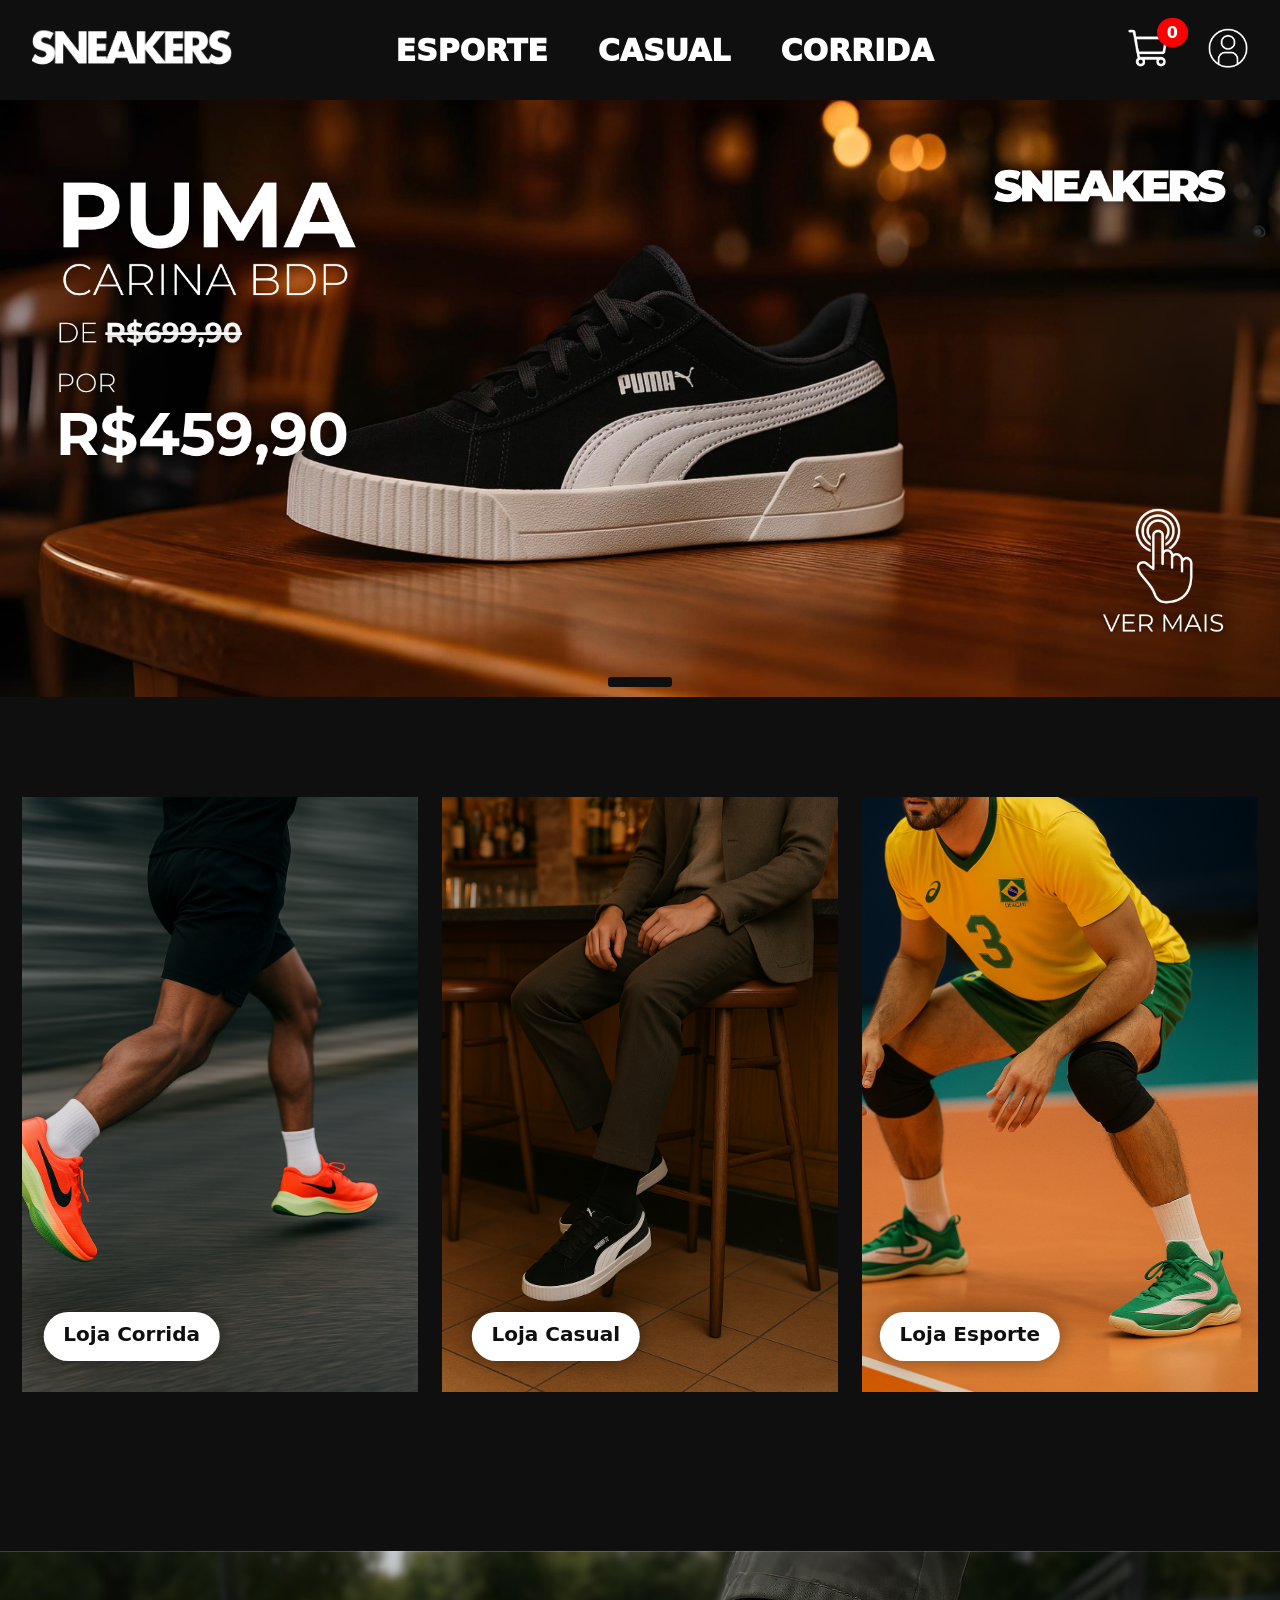
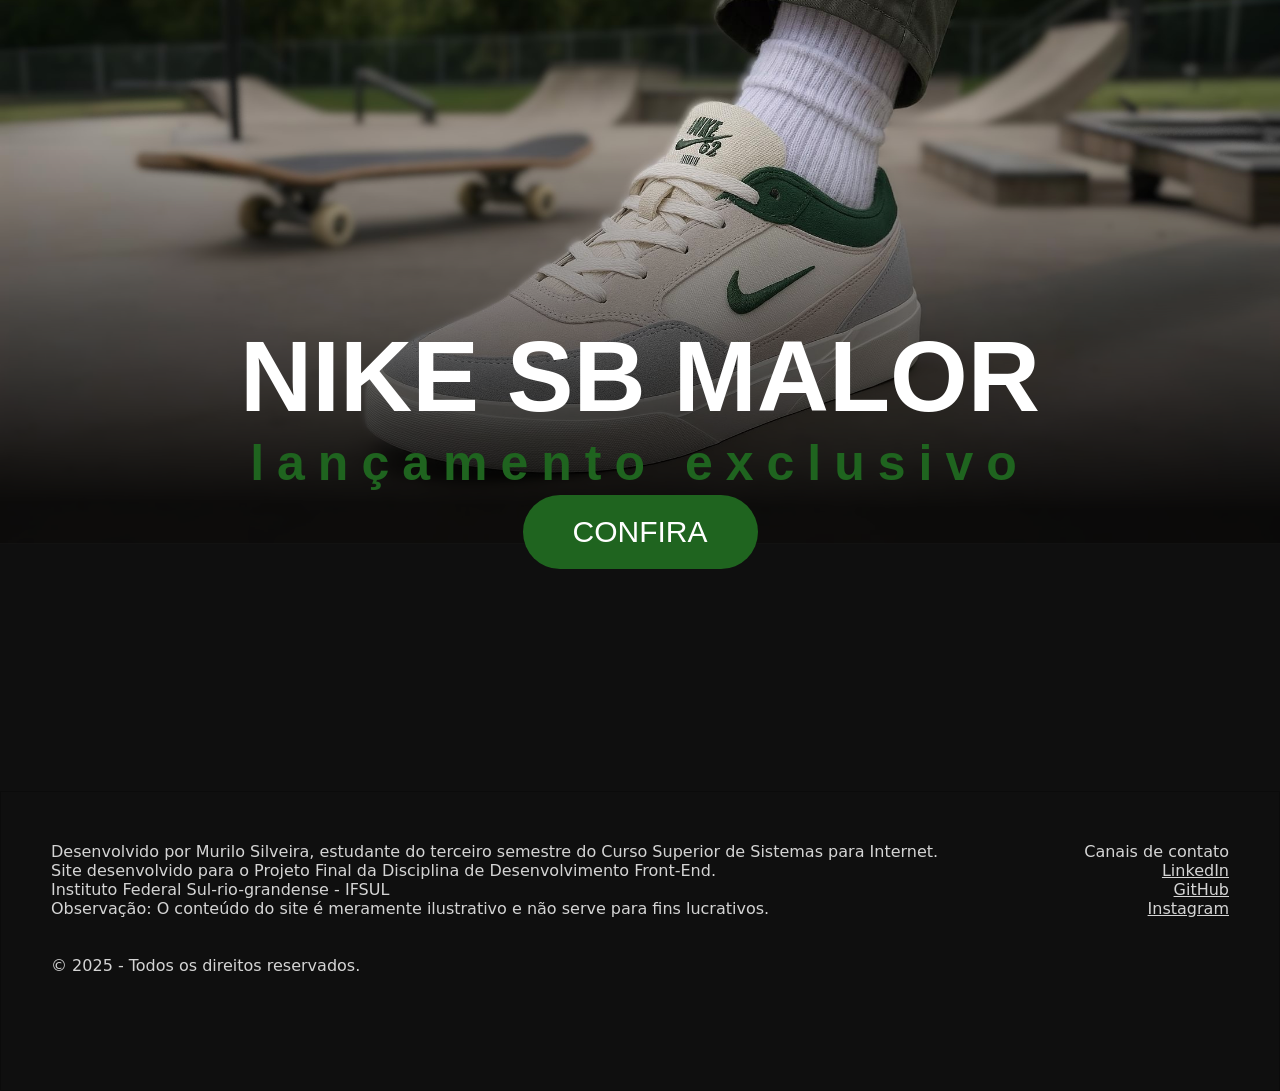
<file: index.html>
<!DOCTYPE html>
<html lang="en">
<head>
    <meta charset="UTF-8">
    <meta name="viewport" content="width=device-width, initial-scale=1.0">
    <title>SNEAKERS | Menu</title>
    <link rel="stylesheet" href="style.css">
    <link rel="shortcut icon" href="assets/tenis.png" type="image/x-icon">
</head>
<header id="main-header">
    <div id="headerContent">
        <div id="menuHamburguer">
            <div class="line"></div>
            <div class="line"></div>
            <div class="line"></div>
        </div>

        <nav id="menuMobile">
        <ul class="navMobile">
            <h1 class="textoMobile">CALÇADOS</h1>
            <li><img src="assets/icons/tenis.png"><a href="pages/esporte.html">Esporte</a></li>
            <li><img src="assets/icons/tenis.png"><a href="pages/casual.html">Casual</a></li>
            <li><img src="assets/icons/tenis.png"><a href="pages/run.html">Corrida</a></li>
            <div class="miniLinha"></div>
            <li><img src="./assets/icons/account.png"><a href="pages/account.html">Minha conta</a></li>
            <li><img src="./assets/icons/cart.png"><a href="pages/carrinho/carrinho.html">Carrinho</a></li>
            
        </ul>

        </nav>

        <div>
            <img src="assets/icons/white-logo.png" alt="logo do site">
        </div>
        <nav>
            <ul class="menuTop">
                <li><a href="pages/esporte.html">Esporte</a></li>
                <li><a href="pages/casual.html">Casual</a></li>
                <li><a href="pages/run.html">Corrida</a></li>
            </ul>
        </nav>
        <div id="iconsHeader">
            <a href="pages/carrinho/carrinho.html"><p id="qtdNotificacoes">0</p><img src="./assets/icons/cart.png" alt="carrinho de compras"></a>
            <a href="pages/account.html"><img src="assets/icons/account.png" alt="conta usuario"></a>
        </div>
    </div>
</header>
<body onload="iniciarTudo()">
    <div id="containerBody">
        <div id="carrossel" class="mtop">
            <a href="#" id="linkCarrossel">
                <img id="imgCarrossel" src="assets/images/puma.jpg" alt="Carrossel de fotos">
            </a>
            <div class="progress-bar">
                <div class="progress" id="progress"></div>
            </div>            
        </div>
        
        <div id="grid">
            <div class="cardTenis">
                <a href="pages/run.html">
                    <img src="assets/images/running.png" alt="Tênis corrida">
                </a>
                <h1>Loja Corrida</h1>
            </div>
            <div class="cardTenis">
                <a href="pages/casual.html">
                    <img src="assets/images/social.png" alt="Tênis social">
                </a>
                <h1>Loja Casual</h1>
            </div>
            <div class="cardTenis">
                <a href="pages/esporte.html">
                    <img src="assets/images/volei.png" alt="Tênis Esporte">
                </a>
                <h1>Loja Esporte</h1>
            </div>
        </div>
        <div class="lancamento">
            <img src="assets/images/skateGradient.png" alt="lancamento nike">
            <div class="texto">
                <h1>NIKE SB MALOR</h1>
                <h2>lançamento <span>exclusivo</span></h2>
            </div>
            <a href="../pages/produtos/produto.html?id=35"><button>CONFIRA</button></a>
            <div id="footer">
                <div class="footerEsquerda">
                    <p>Desenvolvido por Murilo Silveira, estudante do terceiro semestre do Curso Superior de Sistemas para Internet.</p>
                    <p>Site desenvolvido para o Projeto Final da Disciplina de Desenvolvimento Front-End.</p>
                    <p>Instituto Federal Sul-rio-grandense - IFSUL</p>
                    <p>Observação: O conteúdo do site é meramente ilustrativo e não serve para fins lucrativos.</p>
                    
                    
                    <p><br><br>© 2025 - Todos os direitos reservados.</p>
                </div>
                <div class="footerDireita">
                    <p>Canais de contato</p>
                    <a href="https://www.linkedin.com/in/murilo-silveiraa/" target="_blank">LinkedIn</a><br>
                    <a href="https://github.com/murilorms22" target="_blank">GitHub</a><br>
                    <a href="instagram.com/murilo.silveiraaa" target="_blank">Instagram</a>
                </div>
            </div>
        </div>
        <script src="script.js"></script>
</body>
</html>
</file>
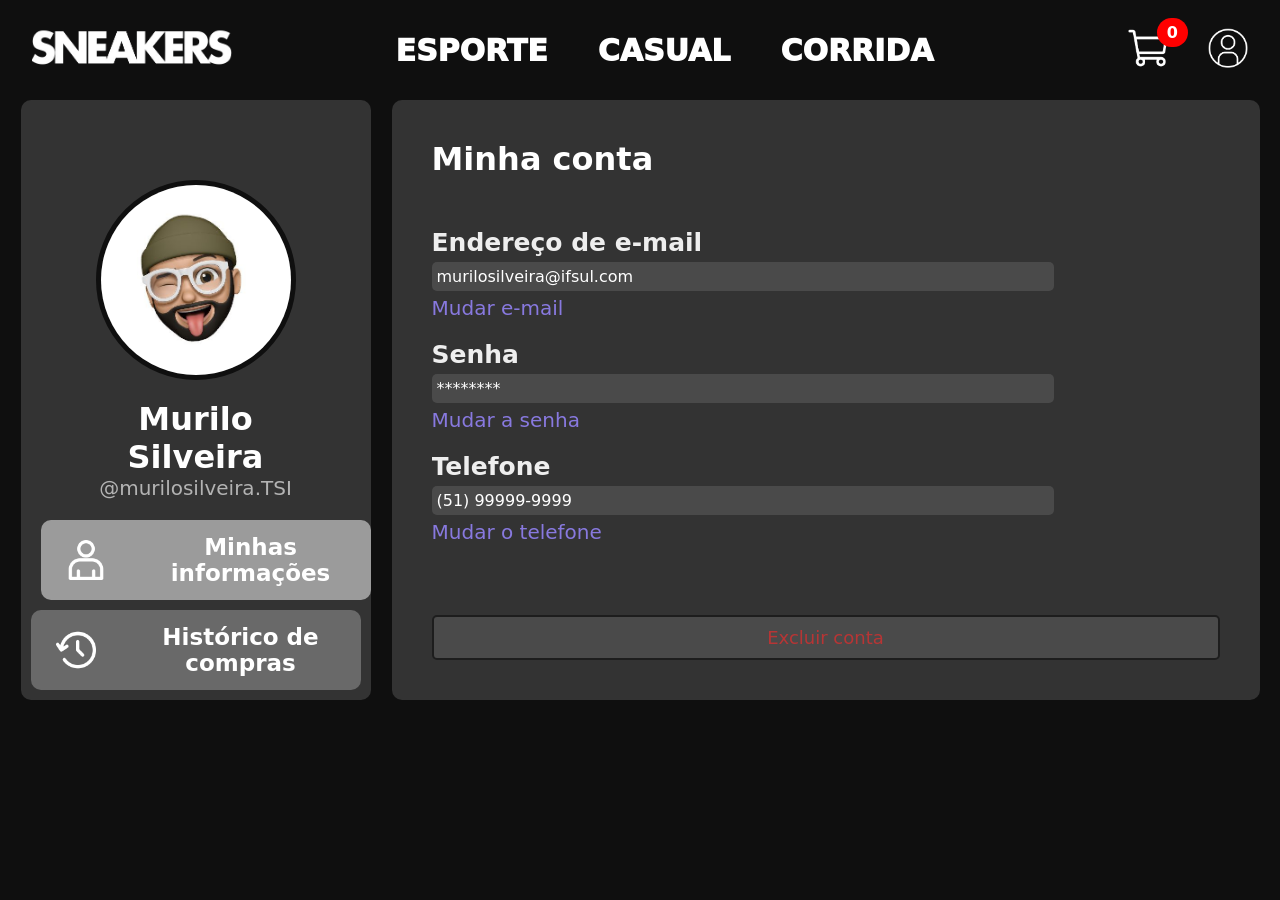
<file: pages/account.html>
<!DOCTYPE html>
<html lang="en">
  <head>
    <meta charset="UTF-8" />
    <meta name="viewport" content="width=device-width, initial-scale=1.0" />
    <link rel="stylesheet" href="../style.css" />
    <title>SNEAKERS | Conta</title>
  </head>
  <body>
    <header id="main-header">
    <div id="headerContent">
        <div id="menuHamburguer">
            <div class="line"></div>
            <div class="line"></div>
            <div class="line"></div>
        </div>

        <nav id="menuMobile">
        <ul class="navMobile">
            <h1 class="textoMobile">CALÇADOS</h1>
            <li><img src="../assets/icons/tenis.png"><a href="./esporte.html">Esporte</a></li>
            <li><img src="../assets/icons/tenis.png"><a href="./casual.html">Casual</a></li>
            <li><img src="../assets/icons/tenis.png"><a href="./run.html">Corrida</a></li>
            <div class="miniLinha"></div>
            <li><img src="../assets/icons/account.png"><a href="./account.html">Minha conta</a></li>
            <li><img src="../assets/icons/cart.png"><a href="./carrinho/carrinho.html">Carrinho</a></li>
        </ul>
        </nav>
        
        <div>
            <a href="../index.html"><img src="../assets/icons/white-logo.png" alt="logo do site"></a>
        </div>
        <nav>
            <ul class="menuTop">
                <li><a href="./esporte.html">Esporte</a></li>
                <li><a href="./casual.html">Casual</a></li>
                <li><a href="./run.html">Corrida</a></li>
            </ul>
        </nav>
        <div id="iconsHeader">
            <a href="../pages/carrinho/carrinho.html"><p id="qtdNotificacoes">0</p><img src="../assets/icons/cart.png" alt="carrinho de compras"></a>
            <a href="./account.html"><img src="../assets/icons/account.png" alt="conta usuario"></a>
        </div>
    </div>
</header>

    <div id="containerBody">
      <div id="gridAccount" class="mtop">
        <div class="cardAccount">
          <div class="cardAccountItems">
            <img
              id="imgPerfil"
              src="../assets/images/iconPerfil.jpg"
              alt="Imagem de perfil"
            />
            <h1 id="nomePerfil">Murilo Silveira</h1>
            <h2 id="usuarioPerfil">@murilosilveira.TSI</h2>
          </div>
          <div class="botoesAccount">
            <button data-id="info">
              <img src="../assets/icons/iconUser.png" alt="" />Minhas
              informações
            </button>
            <button data-id="historico">
              <img src="../assets/icons/inconHistory.png" alt="" />Histórico de
              compras
            </button>
          </div>
        </div>
        <div class="accountInfos">
            
        </div>
      </div>
    </div>

    <script src="../script.js"></script>
    <script src="account.js"></script>
  </body>
</html>
</file>
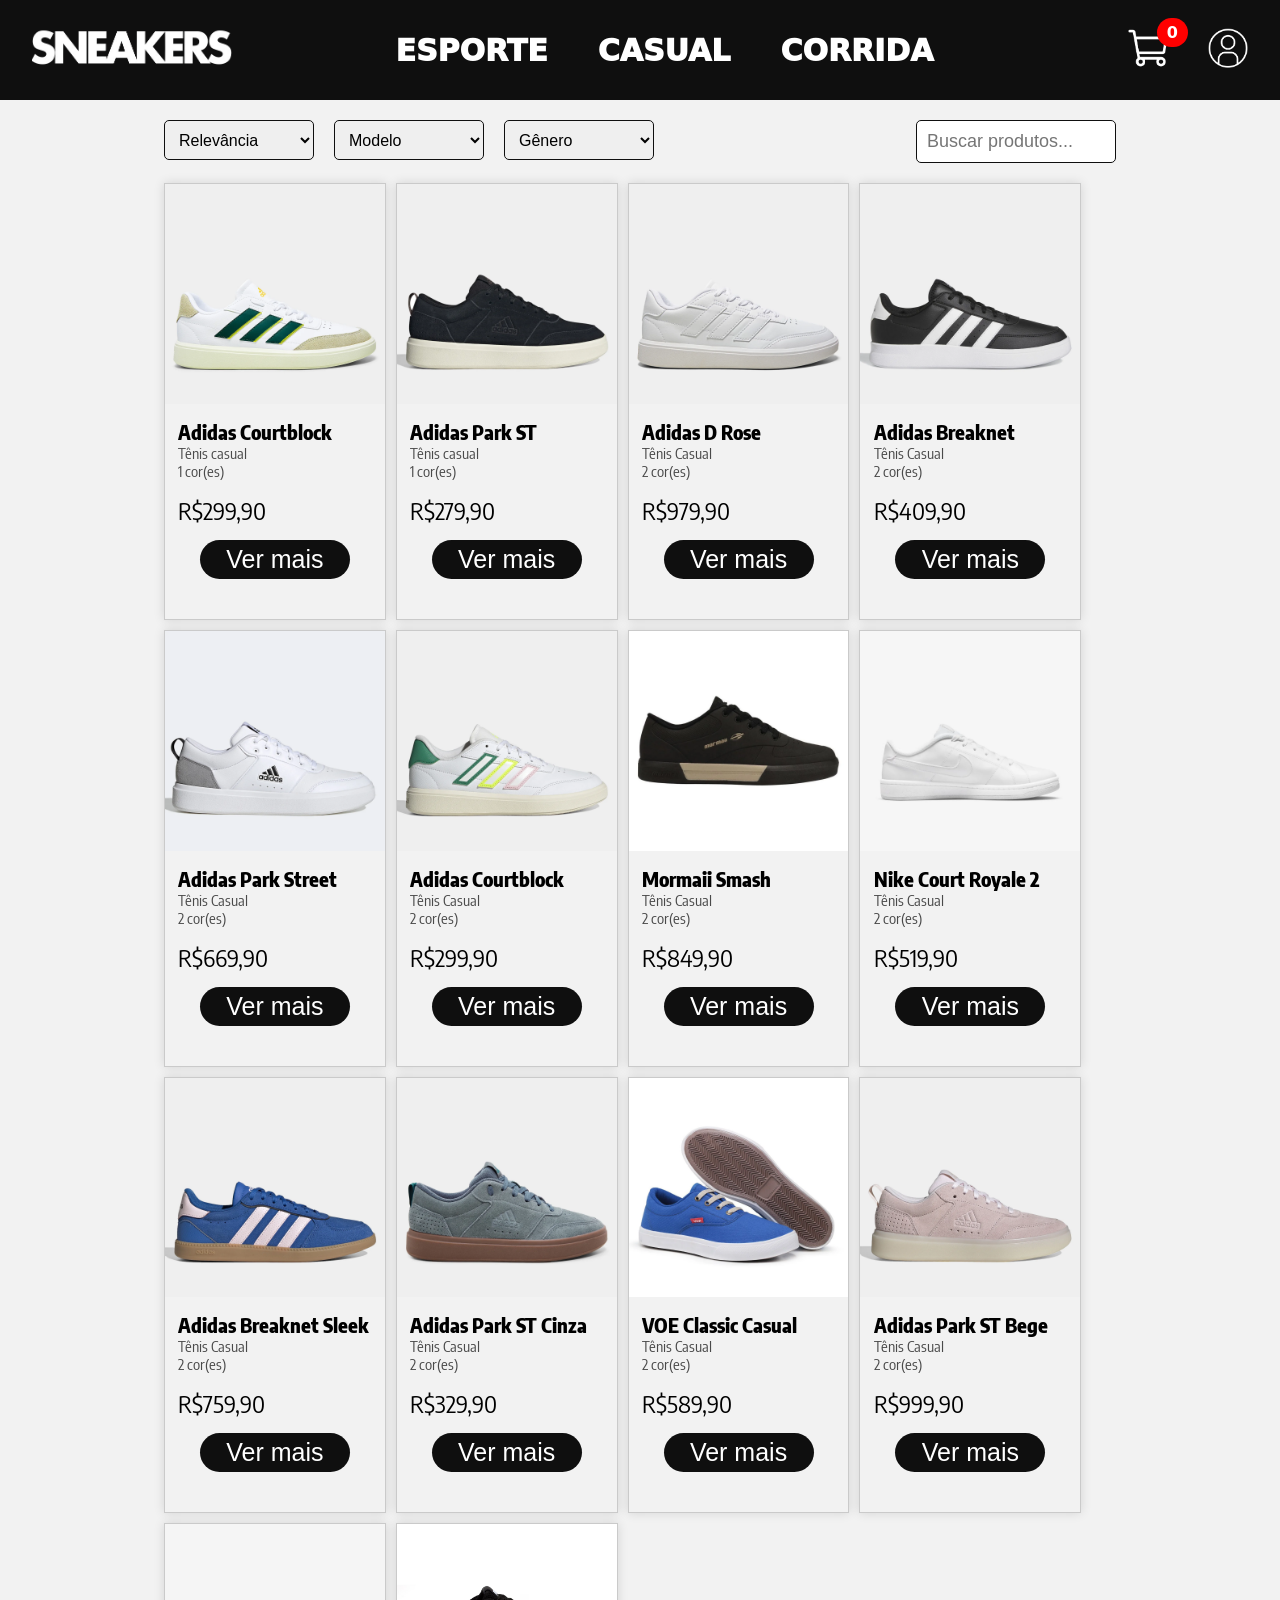
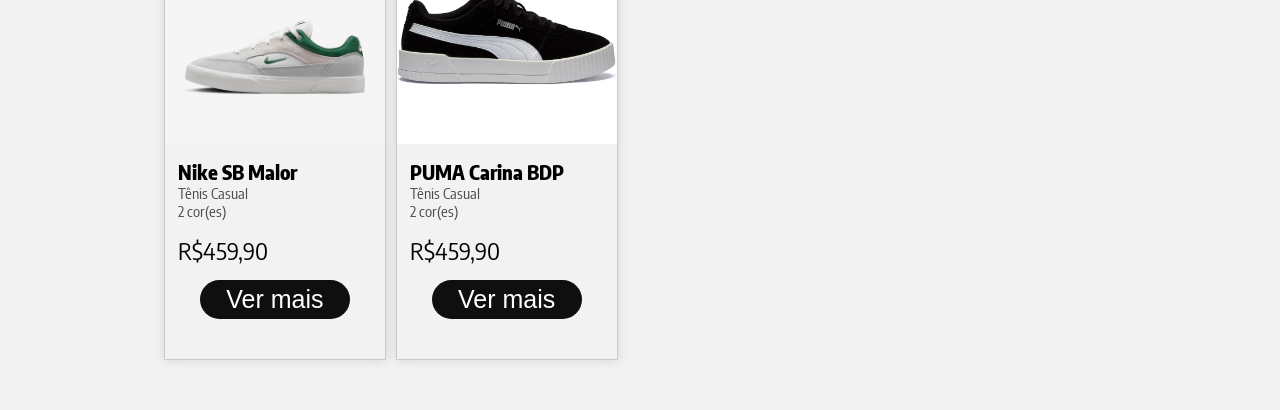
<file: pages/casual.html>
<!DOCTYPE html>
<html lang="en">
  <head>
    <style>
      @import url("https://fonts.googleapis.com/css2?family=Encode+Sans+Condensed:wght@100;200;300;400;500;600;700;800;900&display=swap");
    </style>
    <meta charset="UTF-8" />
    <meta name="viewport" content="width=device-width, initial-scale=1.0" />
    <title>SNEAKERS | Casual</title>
    <link rel="stylesheet" href="../style.css" />
  </head>
  <header id="main-header">
    <div id="headerContent">
        <div id="menuHamburguer">
            <div class="line"></div>
            <div class="line"></div>
            <div class="line"></div>
        </div>

        <nav id="menuMobile">
        <ul class="navMobile">
            <h1 class="textoMobile">CALÇADOS</h1>
            <li><img src="../assets/icons/tenis.png"><a href="./esporte.html">Esporte</a></li>
            <li><img src="../assets/icons/tenis.png"><a href="./casual.html">Casual</a></li>
            <li><img src="../assets/icons/tenis.png"><a href="./run.html">Corrida</a></li>
            <div class="miniLinha"></div>
            <li><img src="../assets/icons/account.png"><a href="./account.html">Minha conta</a></li>
            <li><img src="../assets/icons/cart.png"><a href="./carrinho/carrinho.html">Carrinho</a></li>
        </ul>
        </nav>
        
        <div>
            <a href="../index.html"><img src="../assets/icons/white-logo.png" alt="logo do site"></a>
        </div>
        <nav>
            <ul class="menuTop">
                <li><a href="./esporte.html">Esporte</a></li>
                <li><a href="./casual.html">Casual</a></li>
                <li><a href="./run.html">Corrida</a></li>
            </ul>
        </nav>
        <div id="iconsHeader">
            <a href="./carrinho/carrinho.html"><p id="qtdNotificacoes">0</p><img src="../assets/icons/cart.png" alt="carrinho de compras"></a>
            <a href="./account.html"><img src="../assets/icons/account.png" alt="conta usuario"></a>
        </div>
    </div>
</header>
  <body id="bodyShopping">
    <div id="containerShopping">
      <div id="containerHeaderShopping">
        <div id="esquerda">
        <p>
          Classificar por:
        </p>
          <select name="selectClassificar" id="selectClassificar">
            <option value="1">Relevância</option>
            <option value="3">Preço crescente</option>
            <option value="2">Preço decrescente</option>
          </select>
        <select name="filtroEstilo" id="filtroEstilo">
          <option value="1">Modelo</option>
          <option value="2">Camurça</option>
          <option value="3">Couro</option>
        </select>
        <select name="filtroModelo" id="filtroModelo">
          <option value="1">Gênero</option>
          <option value="2">Masculino</option>
          <option value="3">Feminino</option>
        </select> 
        </div>
        <div id="direita">
          <input type="text" id="campoBusca" placeholder="Buscar produtos..." />
        </div>
      </div>

      <div id="produtos" class="mtop"></div>
    </div>
    
    <script src="cardProdutosCas.js"></script>
  </body>
</html>
</file>
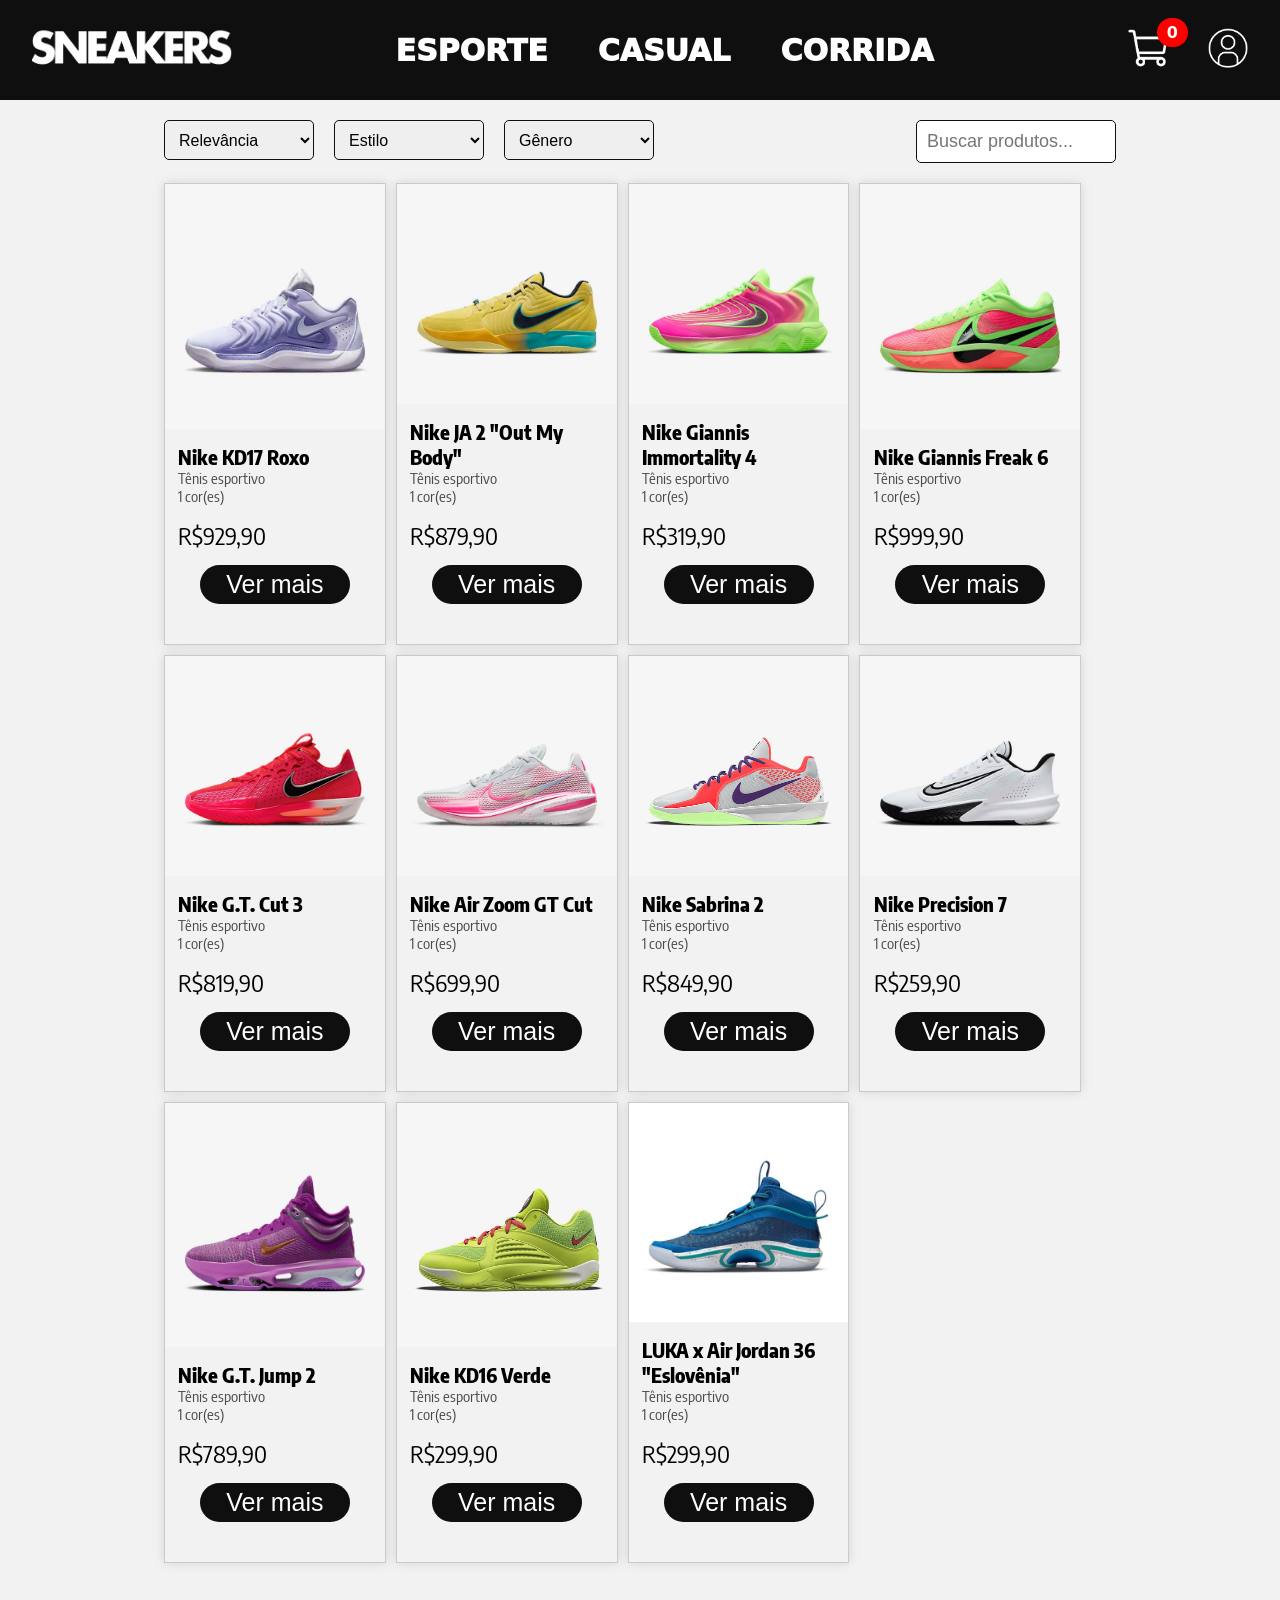
<file: pages/esporte.html>
<!DOCTYPE html>
<html lang="en">
  <head>
    <style>
      @import url("https://fonts.googleapis.com/css2?family=Encode+Sans+Condensed:wght@100;200;300;400;500;600;700;800;900&display=swap");
    </style>
    <meta charset="UTF-8" />
    <meta name="viewport" content="width=device-width, initial-scale=1.0" />
    <title>SNEAKERS | Esporte</title>
    <link rel="stylesheet" href="../style.css" />
    <script src="../script.js"></script>
  </head>
  <header id="main-header">
    <div id="headerContent">
        <div id="menuHamburguer">
            <div class="line"></div>
            <div class="line"></div>
            <div class="line"></div>
        </div>

        <nav id="menuMobile">
        <ul class="navMobile">
            <h1 class="textoMobile">CALÇADOS</h1>
            <li><img src="../assets/icons/tenis.png"><a href="./esporte.html">Esporte</a></li>
            <li><img src="../assets/icons/tenis.png"><a href="./casual.html">Casual</a></li>
            <li><img src="../assets/icons/tenis.png"><a href="./run.html">Corrida</a></li>
            <div class="miniLinha"></div>
            <li><img src="../assets/icons/account.png"><a href="./account.html">Minha conta</a></li>
            <li><img src="../assets/icons/cart.png"><a href="./carrinho/carrinho.html">Carrinho</a></li>
        </ul>
        </nav>

        <div>
            <a href="../index.html"><img src="../assets/icons/white-logo.png" alt="logo do site"></a>
        </div>
        <nav>
            <ul class="menuTop">
                <li><a href="./esporte.html">Esporte</a></li>
                <li><a href="./casual.html">Casual</a></li>
                <li><a href="./run.html">Corrida</a></li>
            </ul>
        </nav>
        <div id="iconsHeader">
            <a href="./carrinho/carrinho.html"><p id="qtdNotificacoes">0</p><img src="../assets/icons/cart.png" alt="carrinho de compras"></a>
            <a href="./account.html"><img src="../assets/icons/account.png" alt="conta usuario"></a>
        </div>
    </div>
</header>
  <body id="bodyShopping">
    <div id="containerShopping">
      <div id="containerHeaderShopping">
        <div id="esquerda">
        <p>
          Classificar por:
        </p>
          <select name="selectClassificar" id="selectClassificar">
            <option value="1">Relevância</option>
            <option value="3">Preço crescente</option>
            <option value="2">Preço decrescente</option>
          </select>
        <select name="filtroEstilo" id="filtroEstilo">
          <option value="1">Estilo</option>
          <option value="2">Basquete</option>
          <option value="3">Vôlei</option>
        </select>
        <select name="filtroModelo" id="filtroModelo">
          <option value="1">Gênero</option>
          <option value="2">Masculino</option>
          <option value="3">Feminino</option>
        </select> 
        </div>
        <div id="direita">
          <input type="text" id="campoBusca" placeholder="Buscar produtos..." />
        </div>
      </div>

      <div id="produtos" class="mtop"></div>
    </div>

    <script src="cardProdutosEsp.js"></script>
  </body>
</html>
</file>
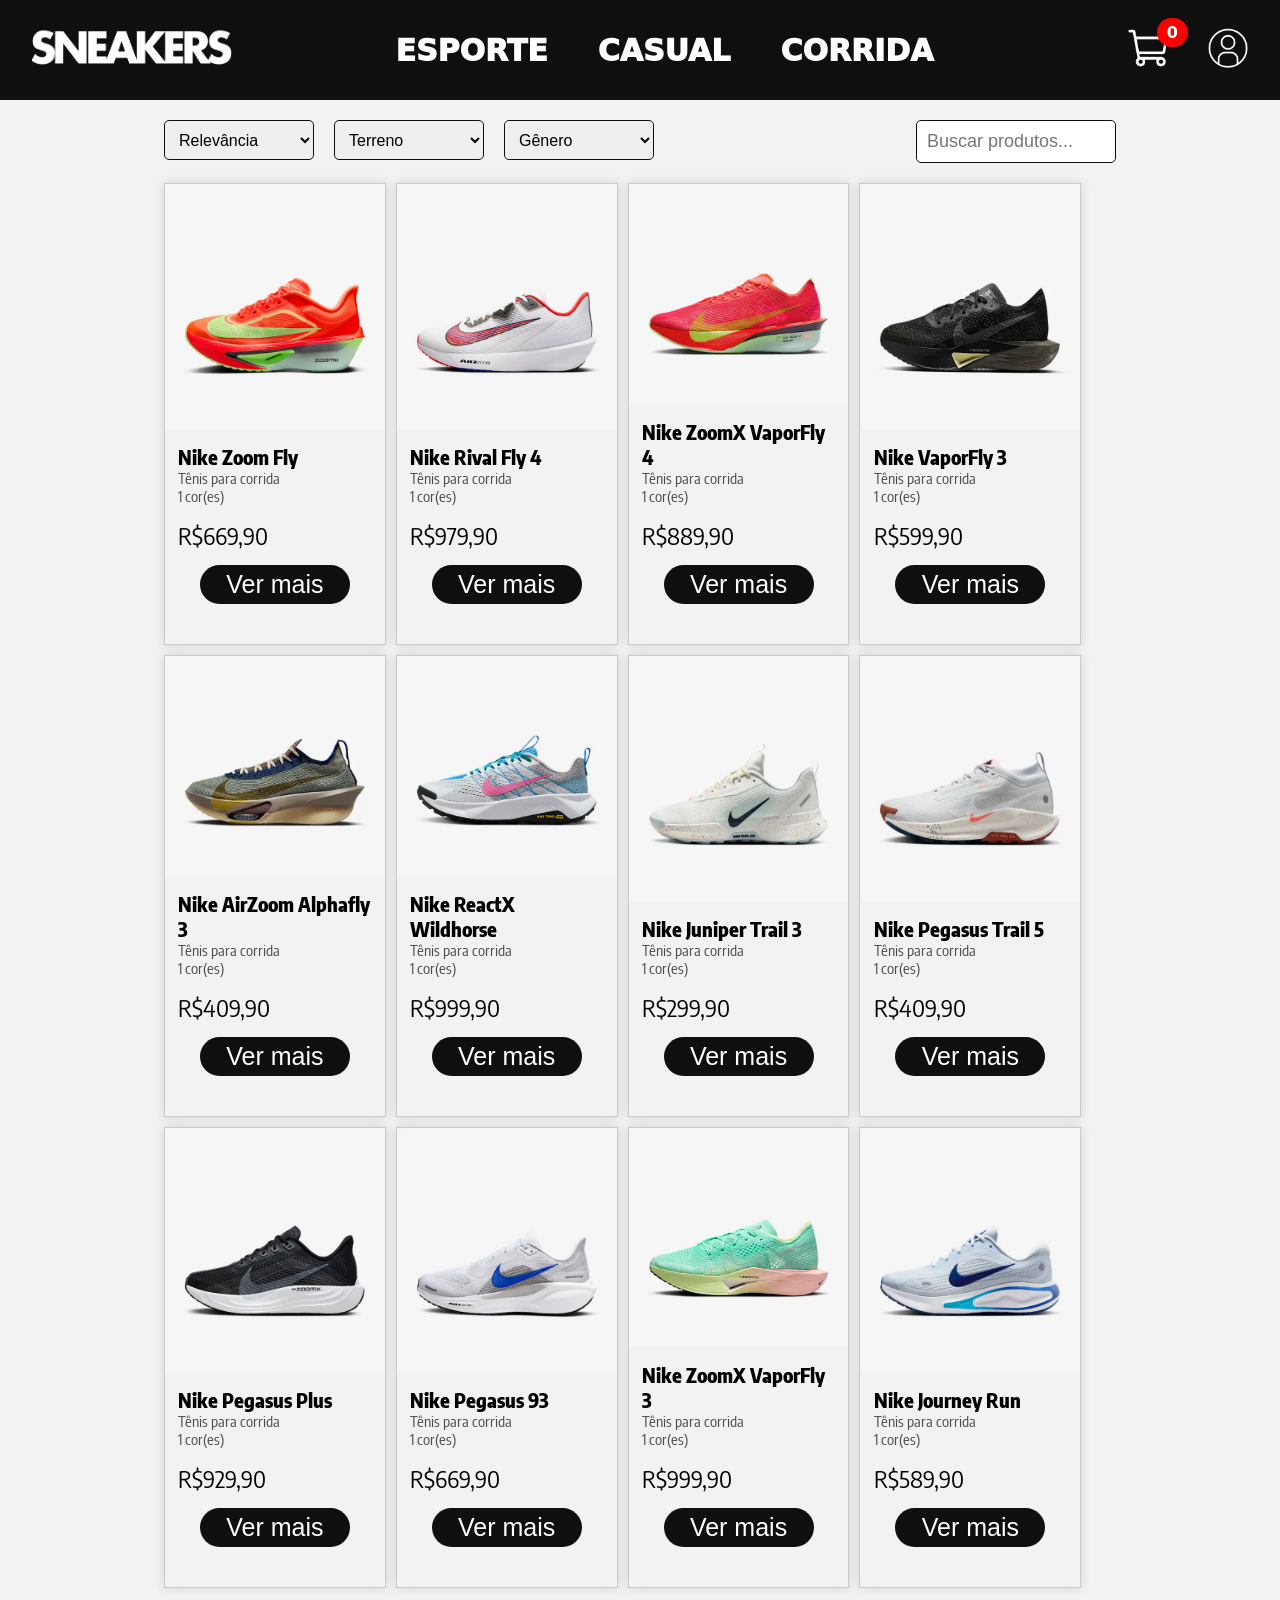
<file: pages/run.html>
<!DOCTYPE html>
<html lang="en">
  <head>
    <style>
      @import url("https://fonts.googleapis.com/css2?family=Encode+Sans+Condensed:wght@100;200;300;400;500;600;700;800;900&display=swap");
    </style>
    <meta charset="UTF-8" />
    <meta name="viewport" content="width=device-width, initial-scale=1.0" />
    <title>SNEAKERS | Social</title>
    <link rel="stylesheet" href="../style.css" />
    <script src="../script.js"></script>
  </head>
  <header id="main-header">
    <div id="headerContent">
        <div id="menuHamburguer">
            <div class="line"></div>
            <div class="line"></div>
            <div class="line"></div>
        </div>

        <nav id="menuMobile">
        <ul class="navMobile">
            <h1 class="textoMobile">CALÇADOS</h1>
            <li><img src="../assets/icons/tenis.png"><a href="./esporte.html">Esporte</a></li>
            <li><img src="../assets/icons/tenis.png"><a href="./casual.html">Casual</a></li>
            <li><img src="../assets/icons/tenis.png"><a href="./run.html">Corrida</a></li>
            <div class="miniLinha"></div>
            <li><img src="../assets/icons/account.png"><a href="./account.html">Minha conta</a></li>
            <li><img src="../assets/icons/cart.png"><a href="./carrinho/carrinho.html">Carrinho</a></li>
            
        </ul>

        </nav>

        <div>
            <a href="../index.html"><img src="../assets/icons/white-logo.png" alt="logo do site"></a>
        </div>
        <nav>
            <ul class="menuTop">
                <li><a href="./esporte.html">Esporte</a></li>
                <li><a href="./casual.html">Casual</a></li>
                <li><a href="./run.html">Corrida</a></li>
            </ul>
        </nav>
        <div id="iconsHeader">
            <a href="./carrinho/carrinho.html"><p id="qtdNotificacoes">0</p><img src="../assets/icons/cart.png" alt="carrinho de compras"></a>
            <a href="./account.html"><img src="../assets/icons/account.png" alt="conta usuario"></a>
        </div>
    </div>
</header>
  <body id="bodyShopping">
    <div id="containerShopping">
      <div id="containerHeaderShopping">
        <div id="esquerda">
        <p>
          Classificar por:
        </p>
          <select name="selectClassificar" id="selectClassificar">
            <option value="1">Relevância</option>
            <option value="3">Preço crescente</option>
            <option value="2">Preço decrescente</option>
          </select>
        <select name="filtroEstilo" id="filtroEstilo">
          <option value="1">Terreno</option>
          <option value="2">Pista</option>
          <option value="3">Trilha</option>
        </select>
        <select name="filtroModelo" id="filtroModelo">
          <option value="1">Gênero</option>
          <option value="2">Masculino</option>
          <option value="3">Feminino</option>
        </select> 
        </div>
        <div id="direita">
          <input type="text" id="campoBusca" placeholder="Buscar produtos..." />
        </div>
      </div>

      <div id="produtos" class="mtop"></div>
    </div>

    <script src="cardProdutosRun.js"></script>
  </body>
</html>
</file>
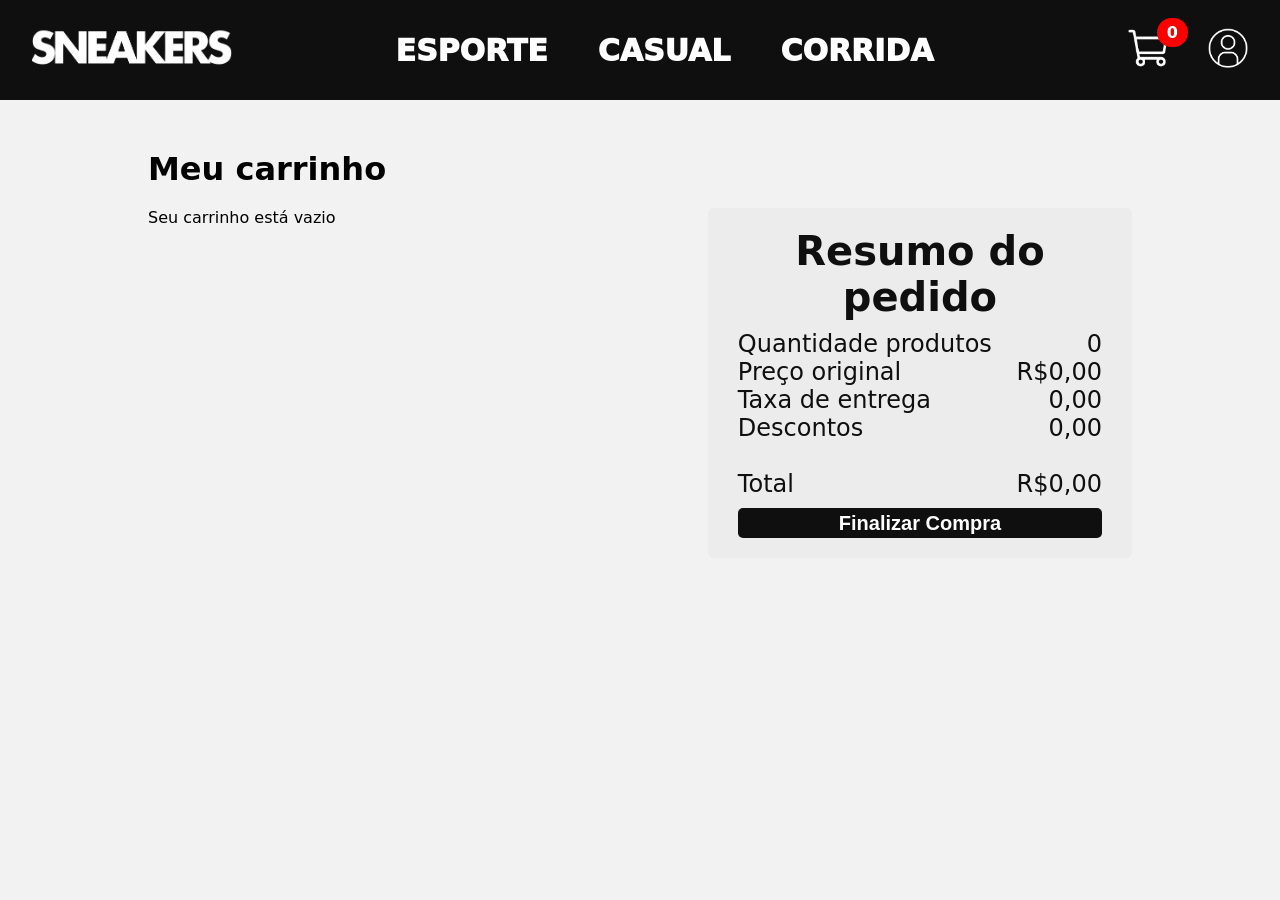
<file: pages/carrinho/carrinho.html>
<!DOCTYPE html>
<html lang="en">
<head>
        <meta charset="UTF-8">
        <meta name="viewport" content="width=device-width, initial-scale=1.0">
        <link rel="stylesheet" href="../../style.css">
        <title>SNEAKERS | Carrinho</title>
</head>
<body id="bodyShopping">
        <header id="main-header">
    <div id="headerContent">
        <div id="menuHamburguer">
            <div class="line"></div>
            <div class="line"></div>
            <div class="line"></div>
        </div>

        <nav id="menuMobile">
        <ul class="navMobile">
            <h1 class="textoMobile">CALÇADOS</h1>
            <li><img src="../../assets/icons/tenis.png"><a href="../esporte.html">Esporte</a></li>
            <li><img src="../../assets/icons/tenis.png"><a href="../casual.html">Casual</a></li>
            <li><img src="../../assets/icons/tenis.png"><a href="../run.html">Corrida</a></li>
            <div class="miniLinha"></div>
            <li><img src="../../assets/icons/account.png"><a href="../account.html">Minha conta</a></li>
            <li><img src="../../assets/icons/cart.png"><a href="./carrinho.html">Carrinho</a></li>
        </ul>
        </nav>
        
        <div>
            <a href="../../index.html"><img src="../../assets/icons/white-logo.png" alt="logo do site"></a>
        </div>
        <nav>
            <ul class="menuTop">
                <li><a href="../esporte.html">Esporte</a></li>
                <li><a href="../casual.html">Casual</a></li>
                <li><a href="../run.html">Corrida</a></li>
            </ul>
        </nav>
        <div id="iconsHeader">
            <a href="./carrinho.html"><p id="qtdNotificacoes">0</p><img src="../../assets/icons/cart.png" alt="carrinho de compras"></a>
            <a href="../account.html"><img src="../../assets/icons/account.png" alt="conta usuario"></a>
        </div>
    </div>
</header>
<div id="carrinhoContainer" class="mtop">
    <h1 id="tituloMeuCarrinho">Meu carrinho</h1>
    <div class="carrinhoContent">
                <div id="listaCarrinho"></div>  
            
            <div class="infosFinais">
                <h1>Resumo do pedido</h1>
                <div class="infoTotal">
                    <div>
                        <p>Quantidade produtos</p>
                        <p>Preço original</p>
                        <p>Taxa de entrega</p>
                        <p>Descontos</p>
                        <br>
                        <p>Total</p>
                    </div>
                    <div id="resumoDireita">
                        <p id="qtdProdutos">0</p>
                        <p id="precoOriginal">0,00</p>
                        <p id="taxaEntrega">0,00</p>
                        <p id="descontos">0,00</p>
                        <br>
                        <p id="precoFinal">0,00</p>
                    </div>
                </div>
                <button id="btnFinalizarCompra">Finalizar Compra</button>

            </div>
        </div>

        <div id="sobretela" class="sobretela sobretela-hide">
            <h5>Finalizando compra...</h5>
            <div class="loader"></div>
        </div>  

        <script src="./carrinho.js"></script>
</body>
</html>
</file>
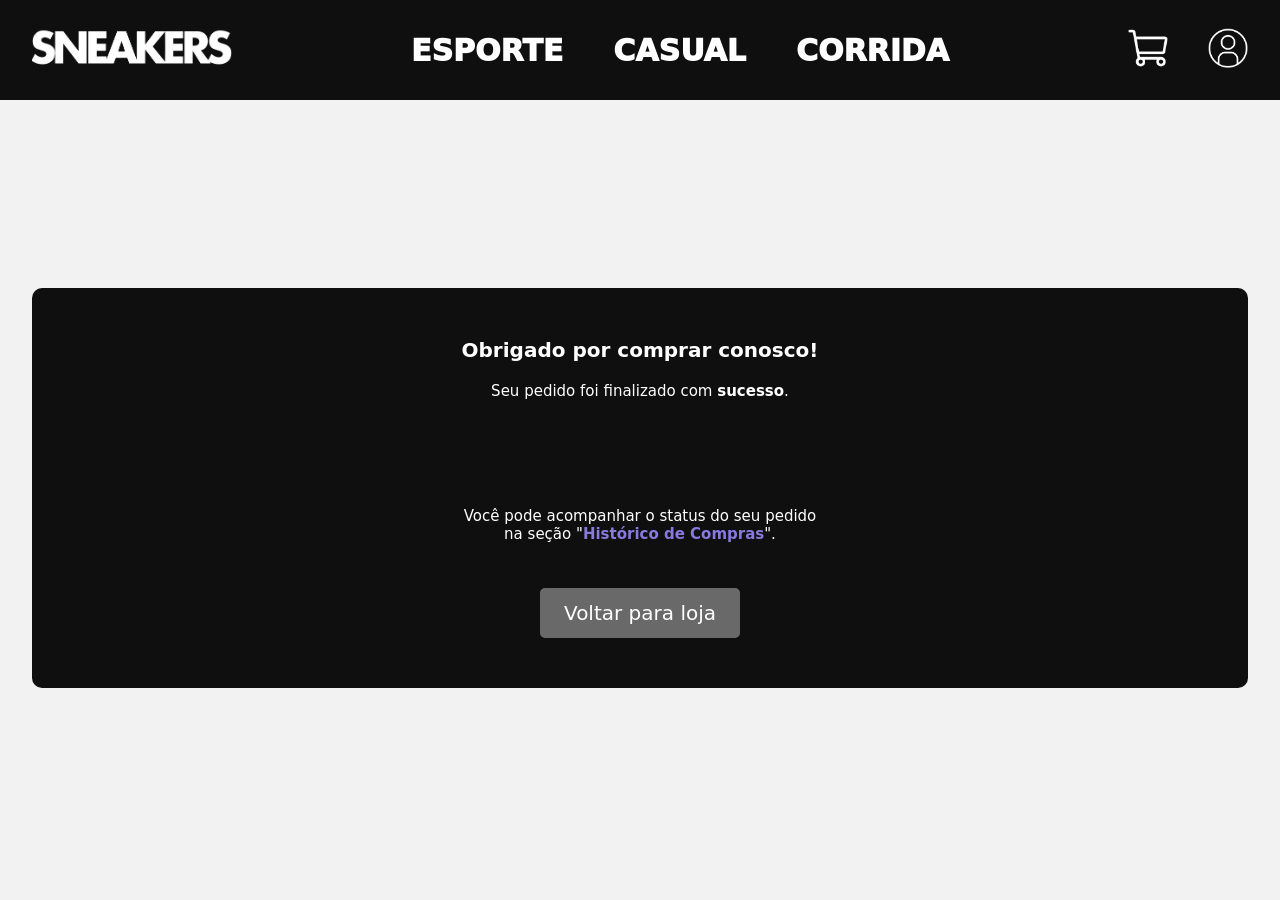
<file: pages/carrinho/checkout.html>
<!DOCTYPE html>
<html lang="en">
<head>
        <meta charset="UTF-8">
        <meta name="viewport" content="width=device-width, initial-scale=1.0">
        <link rel="stylesheet" href="../../style.css">
        <title>SNEAKERS | Obrigado!</title>
</head>
<body id="bodyShopping">
        <header id="main-header">
                <div id="headerContent">
                    <div>
                        <img src="../../assets/icons/white-logo.png" alt="logo do site">
                    </div>
                    <nav>
                        <ul>
                            <li><a href="../../pages/esporte.html">Esporte</a></li>
                            <li><a href="../../pages/casual.html">Casual</a></li>
                            <li><a href="../../pages/run.html">Corrida</a></li>
                        </ul>
                    </nav>
                    <div id="iconsHeader">
                        <a href="../carrinho/carrinho.html"><img src="../../assets/icons/cart.png" alt="carrinho de compras"></a>
                        <a href="../account.html"><img src="../../assets/icons/account.png" alt="conta usuario"></a>
                    </div>
                </div>
            </header>

            <div id="finalContainer">
                <div class="finalCard">
                        <h1>Obrigado por comprar conosco!</h1>
                        <p class="sucesso">Seu pedido foi finalizado com <span class="sucesso">sucesso</span>.</p>
                        <div id="cardProdutoCheckout"></div>
                        <p class="secao">Você pode acompanhar o status do seu pedido <br> na seção "<a href="../account.html"><span class="linkFinal">Histórico de Compras</a></span>".</p>
                        <a href="../../index.html"><button class="voltarLoja">Voltar para loja</button></a>
                </div>
        </div>
            
        <script src="checkout.js"></script>
</body>
</html>
</file>
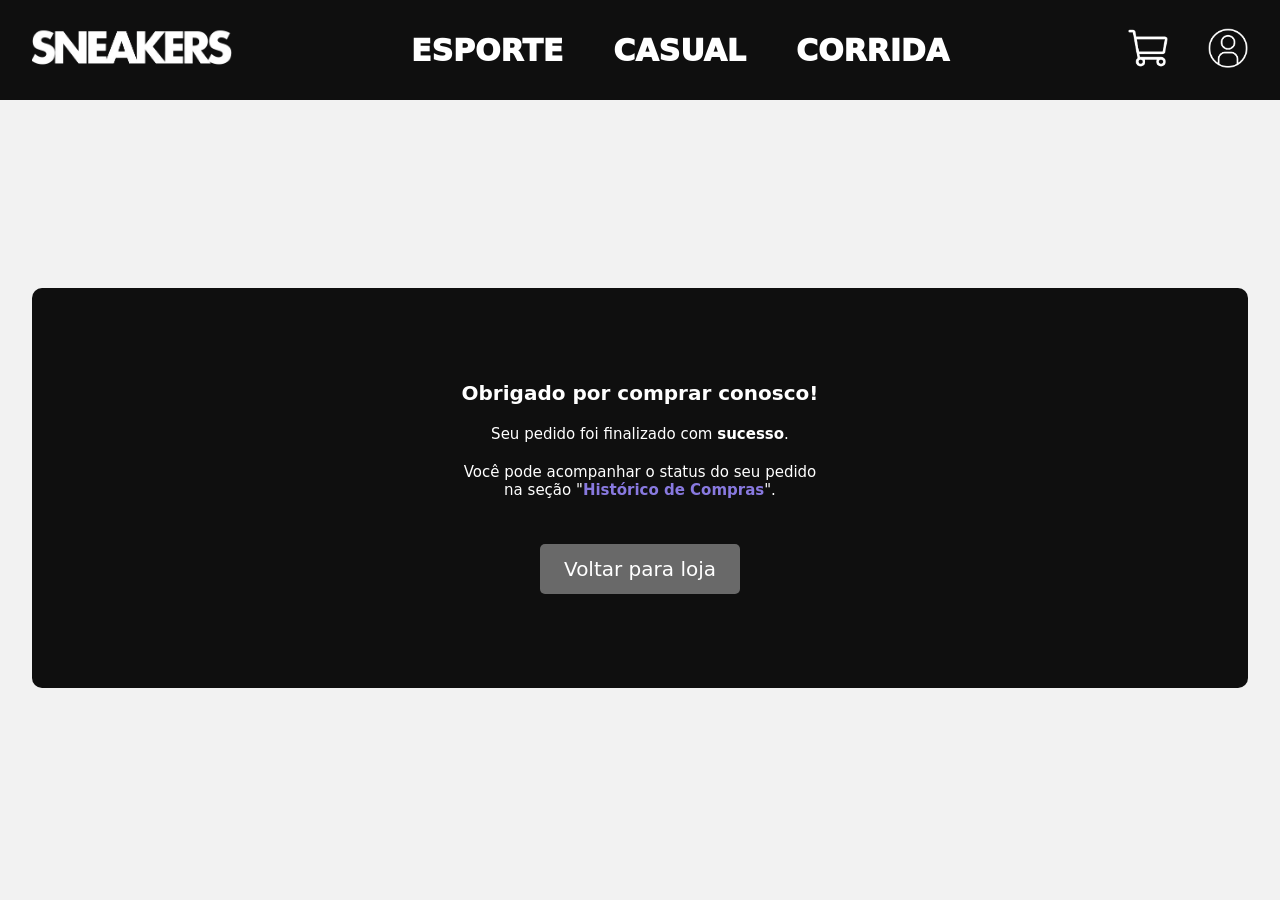
<file: pages/carrinho/finalCompra.html>
<!DOCTYPE html>
<html lang="en">
<head>
        <meta charset="UTF-8">
        <meta name="viewport" content="width=device-width, initial-scale=1.0">
        <link rel="stylesheet" href="../../style.css">
        <title>SNEAKERS | Obrigado!</title>
</head>
<body id="bodyShopping">
        <header id="main-header">
                <div id="headerContent">
                    <div>
                        <img src="../../assets/icons/white-logo.png" alt="logo do site">
                    </div>
                    <nav>
                        <ul>
                            <li><a href="../../pages/esporte.html">Esporte</a></li>
                            <li><a href="../../pages/casual.html">Casual</a></li>
                            <li><a href="../../pages/run.html">Corrida</a></li>
                        </ul>
                    </nav>
                    <div id="iconsHeader">
                        <a href="../carrinho/carrinho.html"><img src="../../assets/icons/cart.png" alt="carrinho de compras"></a>
                        <a href="../account.html"><img src="../../assets/icons/account.png" alt="conta usuario"></a>
                    </div>
                </div>
            </header>

            <div id="finalContainer">
                <div class="finalCard">
                        <h1>Obrigado por comprar conosco!</h1>
                        <p class="sucesso">Seu pedido foi finalizado com <span class="sucesso">sucesso</span>.</p>
                        <p class="secao">Você pode acompanhar o status do seu pedido <br> na seção "<a href="../account.html"><span class="linkFinal">Histórico de Compras</a></span>".</p>
                        <a href="../../index.html"><button class="voltarLoja">Voltar para loja</button></a>
                </div>
        </div>
            
</body>
</html>
</file>
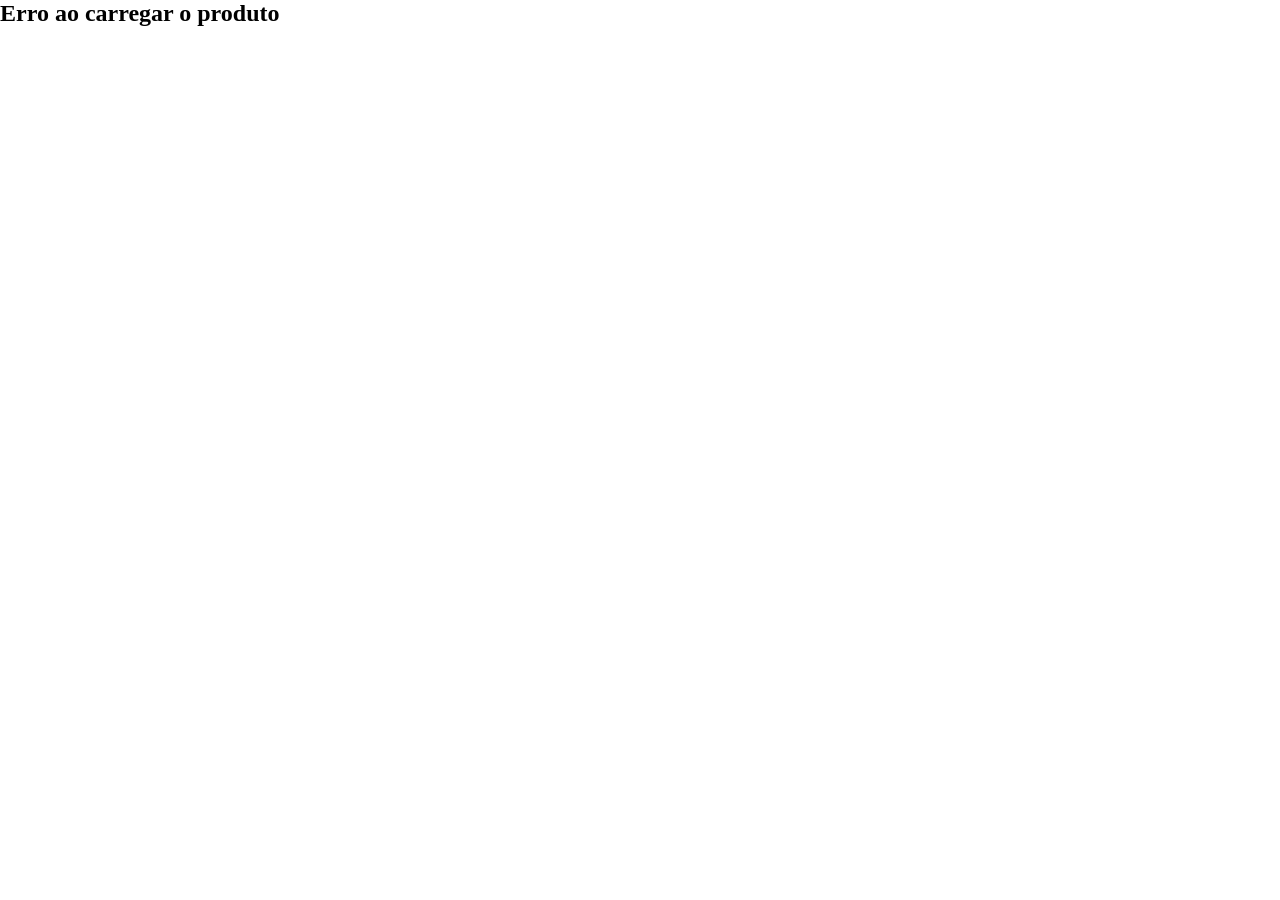
<file: pages/produtos/produto.html>
<!DOCTYPE html>
<html lang="en">
  <head>
    <meta charset="UTF-8" />
    <meta name="viewport" content="width=device-width, initial-scale=1.0" />
    <link rel="stylesheet" href="../../style.css" />
    <title>SNEAKERS | Nike SB Malor</title>
  </head>
  <body id="bodyShopPage">
    <header id="main-header">
    <div id="headerContent">
        <div id="menuHamburguer">
            <div class="line"></div>
            <div class="line"></div>
            <div class="line"></div>
        </div>

        <nav id="menuMobile">
        <ul class="navMobile">
            <h1 class="textoMobile">CALÇADOS</h1>
            <li><img src="../../assets/icons/tenis.png"><a href="../esporte.html">Esporte</a></li>
            <li><img src="../../assets/icons/tenis.png"><a href="../casual.html">Casual</a></li>
            <li><img src="../../assets/icons/tenis.png"><a href="../run.html">Corrida</a></li>
            <div class="miniLinha"></div>
            <li><img src="../../assets/icons/account.png"><a href="../account.html">Minha conta</a></li>
            <li><img src="../../assets/icons/cart.png"><a href="./carrinho.html">Carrinho</a></li>
        </ul>
        </nav>
        
        <div>
            <a href="../../index.html"><img src="../../assets/icons/white-logo.png" alt="logo do site"></a>
        </div>
        <nav>
            <ul class="menuTop">
                <li><a href="../esporte.html">Esporte</a></li>
                <li><a href="../casual.html">Casual</a></li>
                <li><a href="../run.html">Corrida</a></li>
            </ul>
        </nav>
        <div id="iconsHeader">
            <a href="../carrinho/carrinho.html"><p id="qtdNotificacoes">0</p><img src="../../assets/icons/cart.png" alt="carrinho de compras"></a>
            <a href="../account.html"><img src="../../assets/icons/account.png" alt="conta usuario"></a>
        </div>
    </div>
</header>

    <div id="containerShopPage">
      <div id="conteudoTodo">
        <div id="conteudoPrincipal">
          <div id="fotoPrincipal">
            <img id="imagemProduto" src="" alt="" />
          </div>
          <div class="fotosLaterais">
            <img class="fotosLaterais" src="" alt="" />
            <img class="fotosLaterais" src="" alt="" />
            <img class="fotosLaterais" src="" alt="" />
            <img class="fotosLaterais" src="" alt="" />
          </div>
        </div>
        <div id="textosShopPage">
          <h3 class="textoClaro">Tênis</h3>
          <h1 id="titulo">Nike SB Malor</h1>
          <h2 id="preco">R$ 499,99</h2>
          <p id="descricao">
            Lorem ipsum dolor sit amet consectetur adipisicing elit. Quisquam,
            voluptatibus.
          </p>
          <div id="tamanhos">
            <button class="btnTamanho" onclick="toggleButton(this)" value="35">
              35
            </button>
            <button class="btnTamanho" onclick="toggleButton(this)" value="36">
              36
            </button>
            <button class="btnTamanho" onclick="toggleButton(this)" value="37">
              37
            </button>
            <button class="btnTamanho" onclick="toggleButton(this)" value="38">
              38
            </button>
            <button class="btnTamanho" onclick="toggleButton(this)" value="39">
              39
            </button>
            <button class="btnTamanho" onclick="toggleButton(this)" value="40">
              40
            </button>
            <button class="btnTamanho" onclick="toggleButton(this)" value="41">
              41
            </button>
            <button class="btnTamanho" onclick="toggleButton(this)" value="42">
              42
            </button>
            <button class="btnTamanho" onclick="toggleButton(this)" value="43">
              43
            </button>
            <button class="btnTamanho" onclick="toggleButton(this)" value="44">
              44
            </button>
          </div>
          <button id="btnComprar">Adicionar ao carrinho</button>
        </div>
      </div>
    </div>
    <script src="produtos.js"></script>
  </body>
</html>
</file>
<file: style.css>
:root {
  --not-black: rgb(15, 15, 15);
  --futura: "Futura", sans-serif;
  --futura-light: "Futura-Light", sans-serif;
}

* {
  margin: 0;
  padding: 0;
  box-sizing: border-box;
}

body {
  background-color: var(--not-black);
  overflow-x: hidden;
}

header {
  background-color: var(--not-black);
  height: 100px;
  align-items: center;

  position: fixed;
  left: 0;
  top: 0;
  z-index: 1000;
  width: 100vw;
}

#headerContent {
  display: flex;
  flex-direction: row;
  justify-content: space-between;
  height: 100%;
  width: 95%;
  margin-inline: auto;
  align-items: center;
}

header nav ul {
  display: flex;
  flex-direction: row;
  list-style-type: none;
  gap: 100px;
  font-size: 30px;
}

header nav ul li {
  position: relative;
  transition: 0.1s ease;
}

header nav ul li:hover {
  transform: scale(1.03);
}

header nav ul li::after {
  content: "";
  position: absolute;
  bottom: 0;
  left: 0;
  width: 100%;
  height: 3px;
  background-color: rgb(255, 255, 255);
  transform: scaleX(0);
  transform-origin: center;
  transition: 0.2s ease-in-out;
}

header nav ul li:hover::after {
  transform: scaleX(1);
}

header a {
  text-transform: uppercase;
  font-family: system-ui, -apple-system, BlinkMacSystemFont, "Segoe UI", Roboto,
    Oxygen, Ubuntu, Cantarell, "Open Sans", "Helvetica Neue", sans-serif;
  font-weight: 1000;
  color: white;
  text-decoration: none;
}

a {
  text-decoration: none;
  color: var(--not-black);
}

header img {
  width: 250px;
}

#iconsHeader {
  display: flex;
  flex-direction: row;
  gap: 40px;
}

#iconsHeader img {
  width: 40px;
}

#containerBody {
  width: 1440px;
  display: flex;
  flex-direction: column;
  margin: auto;
  font-family: system-ui, -apple-system, BlinkMacSystemFont, "Segoe UI", Roboto,
    Oxygen, Ubuntu, Cantarell, "Open Sans", "Helvetica Neue", sans-serif !important;
}

#grid {
  display: flex;
  flex-direction: row;
  justify-content: space-around;
  align-items: center;
  margin-inline: auto;
  width: 80%;
}

#gridAccount {
  display: flex;
  flex-direction: row;
  justify-content: space-around;
  align-items: center;
  margin-inline: auto;
  width: 80%;
}

.cardTenis {
  border-radius: 10px;
  display: flex;
  flex-direction: column;
  justify-content: center;
  align-items: center;
  width: 32%;
  height: auto;

  font-family: futura;
  color: white;
  font-size: 40px;
  transition: 0.2s ease;
  cursor: pointer;
  position: relative;
}

.cardTenis:hover {
  transform: scale(1.01);
}

.cardTenis img {
  width: 100%;
}

.cardTenis h1 {
  transform: translate(-60%, -150%);
  background-color: rgb(255, 255, 255);
  color: var(--not-black);
  padding: 10px 20px 15px 20px;
  border-radius: 9999px;
  font-size: 20px;
  font-family: system-ui, -apple-system, BlinkMacSystemFont, "Segoe UI", Roboto,
    Oxygen, Ubuntu, Cantarell, "Open Sans", "Helvetica Neue", sans-serif;
  box-shadow: 0px 0px 20px #0000006c;
}

#carrossel {
  display: flex;
  position: relative;
  justify-content: space-around;
  margin-inline: auto;
  height: 700px;
  width: 100%;
  margin-bottom: 100px;
}

#carrossel img {
  width: 100%;
  height: 100%;
  object-fit: cover;
}

#footer {
  color: rgba(255, 255, 255, 0.824);
  font-family: system-ui, -apple-system, BlinkMacSystemFont, "Segoe UI", Roboto,
    Oxygen, Ubuntu, Cantarell, "Open Sans", "Helvetica Neue", sans-serif;
  font-weight: 400;
  background: var(--not-black);
  border: 1px solid rgba(0, 0, 0, 0.293);
  height: 300px;
  padding: 50px;
  display: flex;
  flex-direction: row;
  justify-content: space-between;
}

.footerDireita a {
  color: rgba(255, 255, 255, 0.824);
  text-decoration: underline;
}

.footerDireita {
  text-align: right;
}

#containerShopping {
  width: 100%;
  display: flex;
  margin: auto;
  flex-direction: column;
  height: 100vh;
  font-family: system-ui, -apple-system, BlinkMacSystemFont, "Segoe UI", Roboto,
    Oxygen, Ubuntu, Cantarell, "Open Sans", "Helvetica Neue", sans-serif;
  margin-top: 100px;
  padding: 20px;
}

#containerHeaderShopping {
  display: flex;
  flex-direction: row;
  justify-content: space-between;
  width: 1400px;
  margin-inline: auto;
  padding-inline: 20px;
}

#esquerda {
  display: flex;
  flex-direction: row;
  align-items: center;
  gap: 20px;
}

#esquerda p {
  font-size: 20px;
  color: var(--not-black);
  font-weight: 600;
}

#esquerda select {
  width: 200px;
  height: 100%;
  padding: 10px 10px;
  border-radius: 5px;
  border: 1px solid var(--not-black);
  font-size: 16px;
}

#direita input {
  width: 300px;
  height: 100%;
  padding: 10px 10px;
  border-radius: 5px;
  border: 1px solid var(--not-black);
  font-size: 18px;
}

#bodyShopping {
  display: flex;
  flex-direction: column;
  width: 100%;
  margin-inline: auto;
  background-color: rgb(242, 242, 242);
}

#selectClassificar {
  padding: 10px;
  outline: none;
  border: 1px solid var(--not-black);
  border-radius: 5px;
}

.filtros {
  background-color: rgb(255, 255, 255);
  border-radius: 5px;
  height: 30px;
  width: 95%;
  justify-content: space-between;
  padding: 20px;
  align-items: center;
  display: flex;
  flex-direction: row;
  font-weight: 600;
}

#produtos {
  margin-top: 20px;
  display: flex;
  flex-wrap: wrap;
  width: 1400px;
  gap: 20px;
  margin-inline: auto;
  padding-inline: 20px;
  padding-bottom: 50px;
}

.cardProduto {
  width: 23.89%;
  height: auto;
  text-align: start;
  border: 1px solid rgba(15, 15, 15, 0.171);
  display: flex;
  flex-direction: column;
  align-items: center;
  gap: 15px;
  box-shadow: 0px 0px 10px #00000020;
}

.cardProduto h1 {
  text-align: left;
}

.cardProduto .infos {
  width: 88%;
  margin-inline: auto;
  font-size: 20px;
  font-family: "Encode Sans Condensed";
  font-weight: 900;
}

.cardProduto button {
  width: 250px;
  padding: 10px 0px;
  font-size: 25px;
  color: white;
  background: var(--not-black);
  border-radius: 20px;
  margin-bottom: 40px;
  border: none;
}

.cardProduto img {
  width: 100%;
  height: 100%;
}

.titulos {
  width: 88%;
  font-family: "Encode Sans Condensed", sans-serif;
  font-weight: 700;
  font-style: normal;
}

.titulos h1 {
  font-weight: 800;
}

.infos h2 {
  font-weight: 400;
}

.titulos h3 {
  font-weight: 400;
}

.titulos h3 {
  color: rgba(43, 43, 43, 0.842);
}

.row {
  display: flex;
  flex-direction: row;
  justify-content: space-between;
}

.progress-bar {
  position: absolute;
  bottom: 10px;
  left: 50%;
  transform: translateX(-50%);
  width: 5%;
  height: 10px;
  background-color: white;
  border-radius: 3px;
  overflow: hidden;
}

.progress {
  height: 100%;
  width: 0%;
  background-color: var(--not-black);
  transition: width 10s linear;
}

.lancamento img {
  width: 100%;
  margin-top: 100px;
  position: relative;
}

.lancamento {
  display: flex;
  flex-direction: column;
}

.lancamento .texto {
  color: white;
  text-align: center;
  display: flex;
  margin-inline: auto;
  justify-content: center;
  flex-direction: column;
  transform: translateY(-130%);
  font-size: 50px;
  font-family: var(--futura);
}

.texto h2 {
  font-size: 50px;
  color: rgb(31, 100, 31);
  letter-spacing: 13px;
}

.lancamento button {
  display: flex;
  text-align: center;
  padding: 20px 50px;
  border: none;
  border-radius: 9999px;
  background-color: rgb(31, 100, 31);
  color: white;
  font-family: var(--futura);
  font-size: 30px;
  justify-content: center;
  margin-inline: auto;

  transition: 0.2s ease;
  transform: translateY(-300%);
}

.lancamento button:hover {
  background-color: rgb(53, 110, 53);
}

header.esporte {
  position: fixed;
  width: 100%;
}

button {
  cursor: pointer;
}

#bodyShopPage {
  background-color: white;
}

#fotoPrincipal {
  width: 740px;
  height: 760px;
}

#fotoPrincipal img {
  width: 100%;
  height: auto;
}

.fotosLaterais {
  display: flex;
  flex-direction: column;
  gap: 10px;
  height: 500px;
  width: 185px;
  justify-content: space-between;
}

.fotosLaterais img {
  width: 100%;
  height: auto;
}

#containerShopPage {
  display: flex;
  flex-direction: column;
  width: 1440px;
  margin: auto;
  margin-block: 150px;
}

#conteudoPrincipal {
  display: flex;
  flex-direction: row;
  gap: 10px;
  width: 60%;
}

#conteudoTodo {
  display: flex;
  flex-direction: row;
  width: 100%;
}

#textosShopPage {
  width: 100%;
  height: 100%;
  display: flex;
  flex-direction: column;
  margin-inline: auto;
  background-color: rgba(211, 211, 211, 0.507);
  border-radius: 5px;
  padding: 30px;
  padding-bottom: 100px;
  font-family: var(--futura);
  margin-left: 10px;
  gap: 30px;
}

#textosShopPage .descricao {
  font-family: var(--futura-light);
}

#textosShopPage .titulo {
  font-size: 50px;
  margin-top: 60px;
}

#textosShopPage .preco {
  font-size: 30px;
}

#textosShopPage button {
  font-size: 20px;
  color: var(--not-black);
  background: white;
  border: 1px solid var(--not-black);
  padding: 20px;
  font-size: 30px;
  font-weight: 700;
  border-radius: 20px;
}

#textosShopPage .textoClaro {
  font-family: system-ui, -apple-system, BlinkMacSystemFont, "Segoe UI", Roboto,
    Oxygen, Ubuntu, Cantarell, "Open Sans", "Helvetica Neue", sans-serif;
  font-weight: 600;
  color: rgb(105, 105, 105);
}

#textosShopPage button.btnTamanho {
  width: 50px;
  height: 40px;
  font-size: 20px;
  padding: 0;
  border-radius: 5px;
}

#textosShopPage #tamanhos {
  display: flex;
  flex-direction: row;
  gap: 10px;
  flex-wrap: wrap;
}

#textosShopPage #tamanhos button.selected {
  background-color: var(--not-black);
  color: white;
  border: none;
  font-weight: 700;
}

a button.btnVerMais {
  width: 300px;
}

.cardAccount {
  display: flex;
  flex-direction: column;
  background-color: rgb(51, 51, 51);
  width: 400px;
  height: 800px;
  gap: 20px;
  border-radius: 10px;
  padding: 10px;
}

.cardAccountItems {
  display: flex;
  flex-direction: column;
  margin: auto;
  width: 70%;
  color: white;
  font-family: system-ui, -apple-system, BlinkMacSystemFont, "Segoe UI", Roboto,
    Oxygen, Ubuntu, Cantarell, "Open Sans", "Helvetica Neue", sans-serif;
  margin-top: 20px;
  text-align: center;
  align-items: center;
}

.cardAccountItems img#imgPerfil {
  width: 200px;
  height: 200px;
  border-radius: 100%;
  margin-top: 50px;
  border: 5px solid var(--not-black);
}

.cardAccountItems h1 {
  color: white;
  margin-top: 20px;
}

.cardAccountItems h2 {
  font-size: 20px;
  color: rgb(179, 179, 179);
  font-weight: 400;
}

.accountInfos {
  width: 70%;
  height: 800px;
  display: flex;
  flex-direction: column;
  background-color: rgb(51, 51, 51);

  border-radius: 10px;
  padding: 50px;
  color: white;
}

.botoesAccount {
  display: flex;
  flex-direction: column;
  height: 100%;
  gap: 10px;
  width: 100%;
  margin-inline: auto;
}

.botoesAccount img {
  width: 40px;
  height: 40px;
  margin-inline: 25px;
}

.botoesAccount button {
  background-color: rgb(105, 105, 105);
  color: white;
  border: none;
  font-weight: 600;
  border-radius: 10px;
  display: flex;
  font-size: 23px;
  align-items: center;

  width: 100%;
  height: 80px;

  font-family: system-ui, -apple-system, BlinkMacSystemFont, "Segoe UI", Roboto,
    Oxygen, Ubuntu, Cantarell, "Open Sans", "Helvetica Neue", sans-serif;

  transition: 0.3s ease;
}

.btnSelected {
  background: rgb(155, 155, 155) !important;
  transform: translateX(10px);
}

.mtop {
  margin-top: 100px;
  gap: 20px;
}

#textosShopPage #descricao {
  font-family: system-ui, -apple-system, BlinkMacSystemFont, "Segoe UI", Roboto,
    Oxygen, Ubuntu, Cantarell, "Open Sans", "Helvetica Neue", sans-serif;
  font-weight: 400;
}

#carrinhoContainer {
  width: 1440px;
  display: flex;
  flex-direction: column;
  margin-inline: auto;
  font-family: system-ui, -apple-system, BlinkMacSystemFont, "Segoe UI", Roboto,
    Oxygen, Ubuntu, Cantarell, "Open Sans", "Helvetica Neue", sans-serif;
  margin-top: 150px;
  padding-inline: 20px;
}

.carrinhoContent {
  width: 100%;
  display: flex;
  flex-direction: row;
}

.produtoCarrinho {
  width: 95%;
  display: flex;
  flex-direction: row;
  justify-content: space-between;
  align-items: center;
  padding: 20px;
  border-bottom: 1px solid rgba(0, 0, 0, 0.1);
  background-color: rgba(234, 234, 234, 0.766);
  color: var(--not-black);
  border-radius: 5px;
}

.produtoCarrinho img {
  width: 150px;
  height: 150px;
}

.infoEsquerda {
  display: flex;
  flex-direction: row;
  gap: 20px;
}

.infoEsquerda div {
  display: flex;
  flex-direction: column;
  gap: 5px;
  justify-content: center;
}

#listaCarrinho {
  display: flex;
  flex-direction: column;
  width: 100%;
  height: auto;
  margin-bottom: 50px;
}

.infoTotal {
  display: flex;
  flex-direction: row;
  justify-content: space-between;
  width: 100%;
  gap: 5px;
  font-size: 24px;
}

.infosFinais {
  width: 50%;
  height: 350px;
  background-color: rgb(255, 255, 255);
  display: flex;
  flex-direction: column;
  gap: 10px;
  background-color: rgba(234, 234, 234, 0.766);
  color: var(--not-black);
  padding: 20px 30px;
  border-radius: 5px;
}

.infosFinais h1 {
  font-size: 40px;
  text-align: center;
}

.infosFinais button {
  width: 100%;
  height: 50px;
  background-color: var(--not-black);
  color: white;
  border: none;
  font-size: 20px;
  font-weight: bold;
  border-radius: 5px;
  cursor: pointer;
  transition: 0.2s ease;
}

.infosFinais button:hover {
  background-color: rgba(0, 0, 0, 0.88);
  transform: scale(1.01);
}

#resumoDireita {
  text-align: right;
}

.qtdSelect {
  width: 100px;
  height: 40px;
  border-radius: 5px;
  border: none;
  font-size: 20px;
  padding: 0 10px;
  background-color: rgb(255, 255, 255);
  margin-top: 10px;
}

.btnRemover {
  font-weight: 500;
  color: var(--not-black);
  font-size: 25px;
  position: relative;
  right: -90px;
  transform: translateY(-90%);
  cursor: pointer;
}

.infoPai {
  margin-block: 50px;
  display: flex;
  flex-direction: column;
  gap: 20px;
  height: 500px;
  width: 100%;
  overflow-y: auto;
  overflow-x: hidden;
  padding-right: 10px;
}

.info {
  display: flex;
  flex-direction: column;
}

.info h5 {
  font-size: 25px;
  color: rgb(238, 238, 238);
}

.info p.mudar {
  font-size: 20px;
  font-weight: 500;
  color: rgb(136, 121, 223);
  cursor: pointer;
  transition: 0.2s ease;
}

.info p.mudar:hover {
  color: rgb(255, 255, 255);
}

.info span {
  width: 80%;
  background-color: rgba(164, 164, 164, 0.206);
  padding: 5px;
  border-radius: 5px;
  margin-block: 5px;
}

.info button.excluir {
  width: 20%;
  background-color: rgba(164, 164, 164, 0.206);
  border: 2px solid rgb(29, 29, 29);
  border-radius: 5px;
  padding: 10px;
  color: rgb(183, 53, 53);
  font-weight: 500;
  font-size: 18px;

  font-family: system-ui, -apple-system, BlinkMacSystemFont, "Segoe UI", Roboto,
    Oxygen, Ubuntu, Cantarell, "Open Sans", "Helvetica Neue", sans-serif;
}

button.voltarLoja {
  width: 200px;
  height: 50px;
  background-color: rgb(105, 105, 105);
  color: white;
  border: none;
  font-size: 20px;
  font-weight: 500;
  border-radius: 5px;
  cursor: pointer;
  margin-top: 25px;

  font-family: system-ui, -apple-system, BlinkMacSystemFont, "Segoe UI", Roboto,
    Oxygen, Ubuntu, Cantarell, "Open Sans", "Helvetica Neue", sans-serif;
}

.sobretela {
  position: fixed;
  top: 0;
  left: 0;
  width: 100vw;
  height: 100vh;
  background-color: rgba(0, 0, 0, 0.5);
  display: flex;
  align-items: center;
  justify-content: center;
  z-index: 9999;
  display: flex;
  flex-direction: column;
  gap: 20px;
}

.sobretela h5 {
  color: white;
  font-size: 30px;
}

.sobretela-hide {
  display: none;
}

.loader {
  width: 40px;
  height: 40px;
  border-radius: 50%;
  border: 3px solid rgb(255, 255, 255, 0.5);
  border-top-color: transparent;
  animation: rot1 1.2s linear infinite;
}

@keyframes rot1 {
  to {
    transform: rotate(360deg);
  }
}

#finalContainer {
  width: 1440px;
  display: flex;
  height: 75vh;
  flex-direction: column;
  margin-inline: auto;
  font-family: system-ui, -apple-system, BlinkMacSystemFont, "Segoe UI", Roboto,
    Oxygen, Ubuntu, Cantarell, "Open Sans", "Helvetica Neue", sans-serif;
  margin-top: 150px;
}

.finalCard {
  display: flex;
  flex-direction: column;
  margin: auto;
  width: 700px;
  min-height: 400px;
  max-height: 1000px;
  padding-block: 50px;
  justify-content: center;
  align-items: center;
  gap: 20px;
  background-color: var(--not-black);
  border-radius: 10px;
  color: white;
  font-family: system-ui, -apple-system, BlinkMacSystemFont, "Segoe UI", Roboto,
    Oxygen, Ubuntu, Cantarell, "Open Sans", "Helvetica Neue", sans-serif;
}

p.sucesso {
  font-size: 24px;
  font-weight: 400;
}

span.sucesso {
  font-weight: 700;
}

p.secao {
  font-size: 20px;
  text-align: center;
}

span.bold {
  font-weight: 700;
}

span.linkFinal {
  color: rgb(136, 121, 223);
  font-weight: 700;
  text-decoration: none;
}

#cardProdutoCheckout::-webkit-scrollbar {
  width: 10px;
}

#cardProdutoCheckout::-webkit-scrollbar-track {
  background: #222;
  border-radius: 3px;
}

#cardProdutoCheckout::-webkit-scrollbar-thumb {
  background: #888;
  border-radius: 3px;
}

#cardProdutoCheckout::-webkit-scrollbar-thumb:hover {
  background: #444;
}

#cardProdutoCheckout {
  width: 80%;
  height: 100%;
  display: flex;
  flex-direction: column;
  overflow: auto;
  padding-right: 10px;
}

.produtoCheckout img {
  width: 100px;
  border-radius: 10px;
}

.produtoCheckout {
  display: flex;
  flex-direction: row;
  justify-content: space-around;
  align-items: center;
  padding: 20px;
  border-radius: 5px;
  background-color: rgb(51, 50, 50);
  color: white;
  gap: 5px;
  margin-block: 5px;
}

.infoCheckoutNome {
  width: 200px;
}

.infosCheckoutPequenas {
  font-size: 20px;
  font-weight: 600;
}

.cardHistorico {
  width: 100%;
  background-color: var(--not-black);
  border-radius: 5px;
  padding: 10px;
  margin-bottom: 10px;
}

.cardHistorico img {
  width: 150px;
  height: 140px;
  border-radius: 5px;
}

.infosHistorico {
  color: white;
  width: 100%;
}

.precoHistorico {
  align-items: right;
  color: white;
  font-size: 30px;
  margin-right: 20px;
  font-weight: 600;
}

.infoPai::-webkit-scrollbar {
  width: 10px;
}

.infoPai::-webkit-scrollbar-track {
  background: var(--not-black);
  border-radius: 3px;
}

.infoPai::-webkit-scrollbar-thumb {
  background: #888;
  border-radius: 3px;
}

.infoPai::-webkit-scrollbar-thumb:hover {
  background: #555;
}

.infoPai::-webkit-scrollbar-thumb:active {
  background: #444;
}

#qtdNotificacoes {
  all: initial !important;
  position: relative !important;
  width: 30px !important;
  top: -30px !important;
  right: -60px !important;
  background-color: red !important;
  color: white !important;
  border-radius: 999px !important;
  padding: 5px 10px !important;
  font-size: 16px !important;
  font-weight: bold !important;
  font-family: system-ui, -apple-system, BlinkMacSystemFont, "Segoe UI", Roboto,
    Oxygen, Ubuntu, Cantarell, "Open Sans", "Helvetica Neue", sans-serif !important;
}

#menuHamburguer {
  display: none;
  position: fixed;
  left: 20px;
  flex-direction: column;
  cursor: pointer;
}

#menuHamburguer .line {
  margin-block: 5px;
  width: 40px;
  height: 4px;
  background-color: white;
  border-radius: 5px;
}

#menuMobile {
  display: none;
  flex-direction: column;
  background-color: #111;
  position: absolute;
  top: 100px;
  left: 0;
  width: 100%;
  padding: 20px;
  z-index: 999;
  border-bottom: 1px solid rgb(0, 0, 0);
}

#menuMobile ul {
  list-style: none;
  padding: 0;
}

#menuMobile li {
  margin-bottom: 15px;
}

#menuMobile a {
  color: white;
  text-decoration: none;
  font-size: 18px;
  font-weight: 500;
}

#menuMobile .mobileIcons {
  margin-top: 15px;
  display: flex;
  gap: 20px;
  display: flex;
  flex-direction: column;
}

#menuMobile img {
  width: 30px;
  height: 30px;
  object-fit: contain;
}

.navMobile {
  display: flex;
  flex-direction: column;
  gap: 0px;
}

ul.navMobile li {
  display: flex;
  align-items: center;
  gap: 10px;
}

.textoMobile {
  color: rgb(255, 255, 255);
  font-size: 40px;
  font-family: system-ui, -apple-system, BlinkMacSystemFont, "Segoe UI", Roboto,
    Oxygen, Ubuntu, Cantarell, "Open Sans", "Helvetica Neue", sans-serif;
  margin-bottom: 10px;
  font-weight: 300;
}

.miniLinha {
  display: flex;
  width: 100%;
  height: 2px;
  background-color: rgb(192, 192, 192);
  margin: 0px 0px 20px 0px;
}


/* media queries */

@media (max-width: 1440px) {
  #containerBody {
    width: 100%;
  }

  .cardTenis h1 {
    position: relative;
  transform: translate(-50%, -90px);
}

  #grid {
    width: 100%;
    gap: 20px;
    padding-inline: 20px;
  }

  header nav ul {
    gap: 50px;
  }

  header img {
    width: 200px;
  }

  #carrossel {
    width: 100%;
    height: auto;
  }

  /*fim index.html*/
  /*inicio carrinho.html*/

  #carrinhoContainer {
    width: 1024px;
  }

  .infosFinais {
    width: 700px;
  }

  /*page produtos*/

  #produtos {
    width: 80%;
    gap: 10px;
  }

  .cardProduto {
    width: 23.3%;
  }

  .cardProduto h1 {
    font-size: 20px;
  }

  .cardProduto h3 {
    font-size: 15px;
  }

  .cardProduto .infos {
    font-size: 16px;
  }

  .cardProduto button {
    width: 150px;
    padding: 5px 10px;
  }

  #containerHeaderShopping {
    height: 80%;
    width: 80%;
  }

  #containerHeaderShopping #esquerda {
    height: 40px;
  }

  #containerHeaderShopping select {
    width: 150px;
  }

  #containerHeaderShopping input {
    width: 200px;
  } 

  #esquerda p {
    display: none;
  }

  .cardAccount {
    width: 350px;
    height: 600px;
  }

  #gridAccount {
    width: 100%;
    padding-inline: 20px;
  }

  .accountInfos {
    width: 70%;
    height: 600px;
    padding: 40px;
  }

  .infoPai {
    width: 100%;
  }

  div.info {
    width: 100% !important;
  }

  .info button.excluir {
    width: 100%;
  }

  #conteudoTodo {
    width: 100%;
  }

  #containerShopPage {
    width: 100%;
    padding: 20px;
  }

  #finalContainer {
    width: 100%;

  }

  .finalCard {
    width: 95%;
    min-height: 400px;
    max-height: 1000px;
    padding-block: 50px;
    padding-inline: 15px;
  }

  .finalCard p {
    font-size: 15px;
  }

  .finalCard h1 {
    font-size: 20px;
    text-align: center;
  }

  .produtoCheckout {
    width: 100%;
    flex-direction: column;
    padding: 10px;
  }

  .produtoCheckout h2 {
    text-align: center;
    font-size: 15px;
  }

  .produtoCheckout p {
    font-size: 12px;
  }

  .produtoCheckout img {
    width: 60px;
  }

}

@media (max-width: 1025px) {
  header nav ul.menuTop a{
    gap: 30px;
    font-size: 24px;
  }

  .lancamento .texto {
    font-size: 30px;
  }

  .lancamento .texto h2 {
    font-size: 25px;
    letter-spacing: 10px;
  }

  .lancamento button {
    font-size: 20px;
    padding: 15px 30px;
    transform: translateY(-120px);
  }

  .progress-bar {
    width: 10%;
  }

  header img {
    width: 180px;
  }

  .cardTenis h1 {
    transform: translate(-40px, -70px);
    font-size: 20px;
    padding: 5px 20px 10px 20px;
  }

  #carrossel {
    height: auto;
  }

  .cardProduto button {
    font-size: 16px;
    width: 110px;
    padding: 5px;
  }

  #containerHeaderShopping {
    width: 80%;
  }

  #containerHeaderShopping select {
    width: 100px;
    font-size: 12px;
  }

  #carrinhoContainer {
    width: 100%;
  }

  .carrinhoContent {
    width: 100%;
    flex-direction: column;
    align-items: center;
    padding-inline: 20px;
  }

  .infosFinais {
    width: 100%;
    margin-inline: auto;
    margin-bottom: 50px;
  }

  #bodyShopping {
    width: 100%;
  }

  .produtoCarrinho {
    width: 100%;
    
  }

  #containerHeaderShopping select {
    width: 100%;
  }

  #containerHeaderShopping {
    flex-direction: column;
    align-items: center;
    gap: 10px;
  }

  #containerHeaderShopping #esquerda, #containerHeaderShopping #direita {
    width: 100%;
    justify-content: center;
  }

  #containerHeaderShopping input {
    width: 100%;
    font-size: 12px;
  }

  .cardProduto {
    width: 31%;
    margin-bottom: 20px;
  }

  #conteudoTodo {
    flex-direction: column;
    width: 100%;
  }

  div.fotosLaterais {
    width: 100%;
    flex-direction: row;
    height: 250px;
  }

  img.fotosLaterais {
    width: 24%;
  }

  #fotoPrincipal {
    width: 100%;
    height: auto;
    margin-bottom: 20px;
    justify-content: center;
  }

  #conteudoPrincipal {
    width: 100%;
    flex-direction: column;
    align-items: center;
    margin-bottom: 40px;
  }
  
}

@media (max-width: 800px) {
  header nav ul.menuTop, #iconsHeader {
    display: none;
  }

  header img {
    width: 200px;
  }

  #headerContent {
    width: 100%;
    justify-content: center;
  }

  #menuHamburguer {
    display: flex;
  }

  .cardTenis h1 {
    transform: translate(0, -60px);
    font-size: 18px;
    padding: 5px 15px;
  }

  nav, #iconsHeader {
    display: none;
  }

  #menuMobile.show {
    display: flex;
  }

  

}

@media (max-width: 500px) {

  .cardTenis h1 {
    transform: translate(0, -50px);
    font-size: 13px;
    padding: 5px 10px;
  }

  .lancamento h1 {
    font-size: 30px;
  }

  .lancamento .texto h2 {
    font-size: 25px;
    letter-spacing: 3px;
  }

  .lancamento button {
    font-size: 18px;
    padding: 10px 20px;
    transform: translateY(-70px);
  }

  #containerHeaderShopping {
    width: 100%;
    padding: 0px;
  }

  #produtos {
    width: 100%;
    gap: 10px;
    padding: 0;
  }

  .cardProduto {
    width: 47%;
  }

  .cardProduto button {
    width: 150px;
    padding: 10px;
    font-size: 20px;
  }

  .produtoCarrinho {
    width: 100%;
    flex-direction: column;
  }

  .produtoCarrinho .infoEsquerda {
    flex-direction: row;
  }

  .produtoCarrinho img {
    width: 100px;
    height: 100px;
  }

  p.btnRemover {
    position: relative;
    right: 0;
    transform: translate(180px, 70px);
    margin-top: 10px;
  }

  .infosFinais p {
    font-size: 17px;
  }

  div.fotosLaterais {
    width: 100%;
    height: 100px;
  }

  img.fotosLaterais {
    width: 23%;
    height: auto;
  }

  #tamanhos {
    width: 100%;
    flex-wrap: wrap;
  }

  #textosShopPage button {
    width: 100%;
    padding: 15px 15px;
    font-size: 20px;
  }

  #gridAccount {
    flex-direction: column;
    width: 100%;
  }

  #grid {
    flex-direction: column;
    width: 100%;
    margin: 0;
  }

  .cardTenis {
    width: 100%;
    height: auto;
  }

  .accountInfos {
    width: 100%;
    height: auto;
    padding: 20px;
    margin-bottom: 20px;
  }

  .accountInfos h1 {
    text-align: center;
  }

  .cardHistorico img {
    width: 100px;
    height: 100px;
  }

  .cardHistorico .infoEsquerda {
    flex-direction: column;
    align-items: center;
    text-align: center;
  }

  .cardHistorico .infoEsquerda {
    margin-block: 20px;
  }

}
</file>
